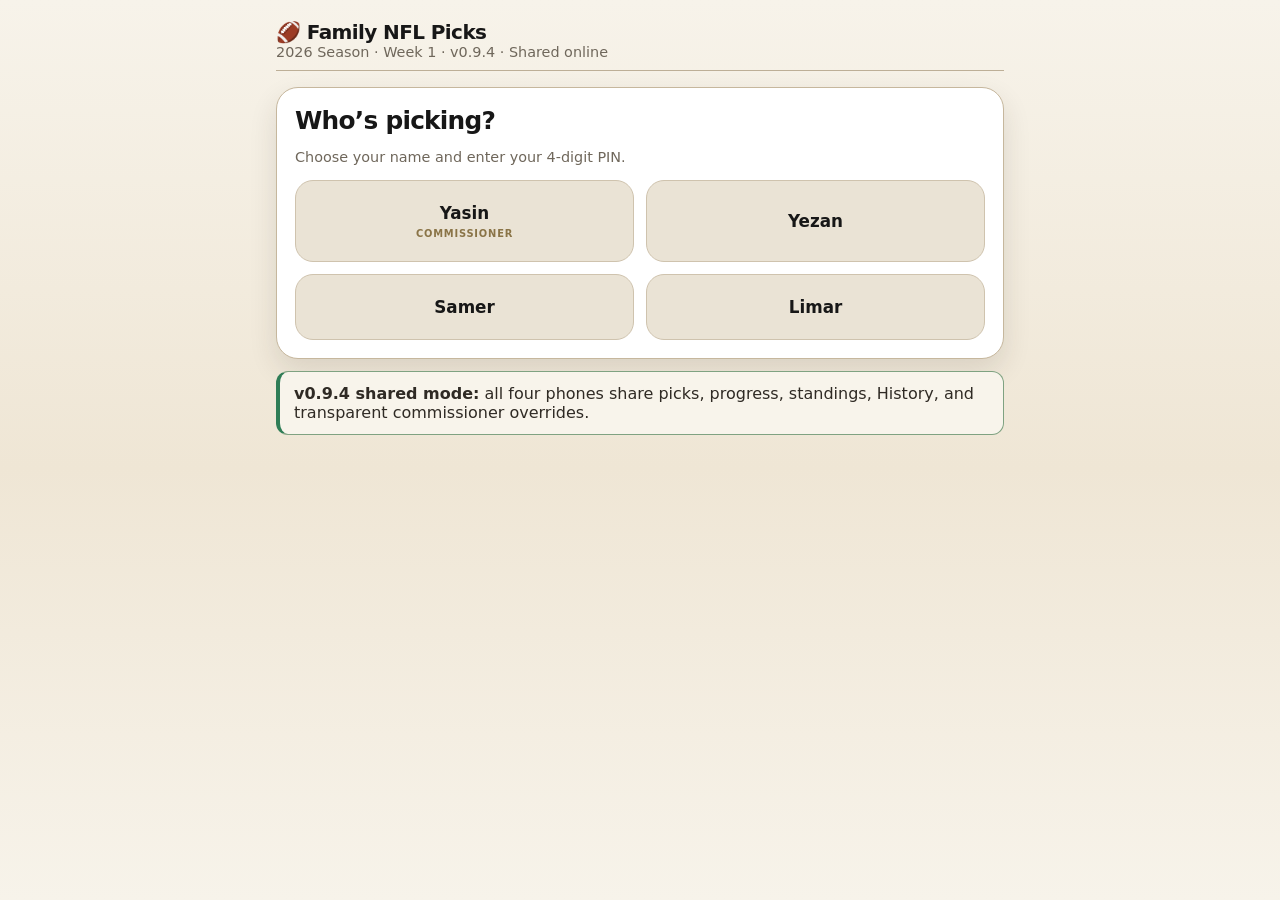
<file: index.html>
<!doctype html>
<html lang="en">
<head>
  <meta charset="utf-8" />
  <meta name="viewport" content="width=device-width, initial-scale=1, viewport-fit=cover" />
  <meta name="theme-color" content="#F7F3EA" />
  <meta http-equiv="Cache-Control" content="no-cache, no-store, must-revalidate" />
  <meta http-equiv="Pragma" content="no-cache" />
  <meta http-equiv="Expires" content="0" />
  <title>Family NFL Picks</title>
  <link rel="manifest" href="manifest.webmanifest?v=0940" />
  <link rel="stylesheet" href="styles.css?v=0940" />
</head>
<body>
  <div id="app"></div>
  <script src="config.js?v=0940"></script>
  <script type="module" src="app.js?v=0940"></script>
</body>
</html>
</file>
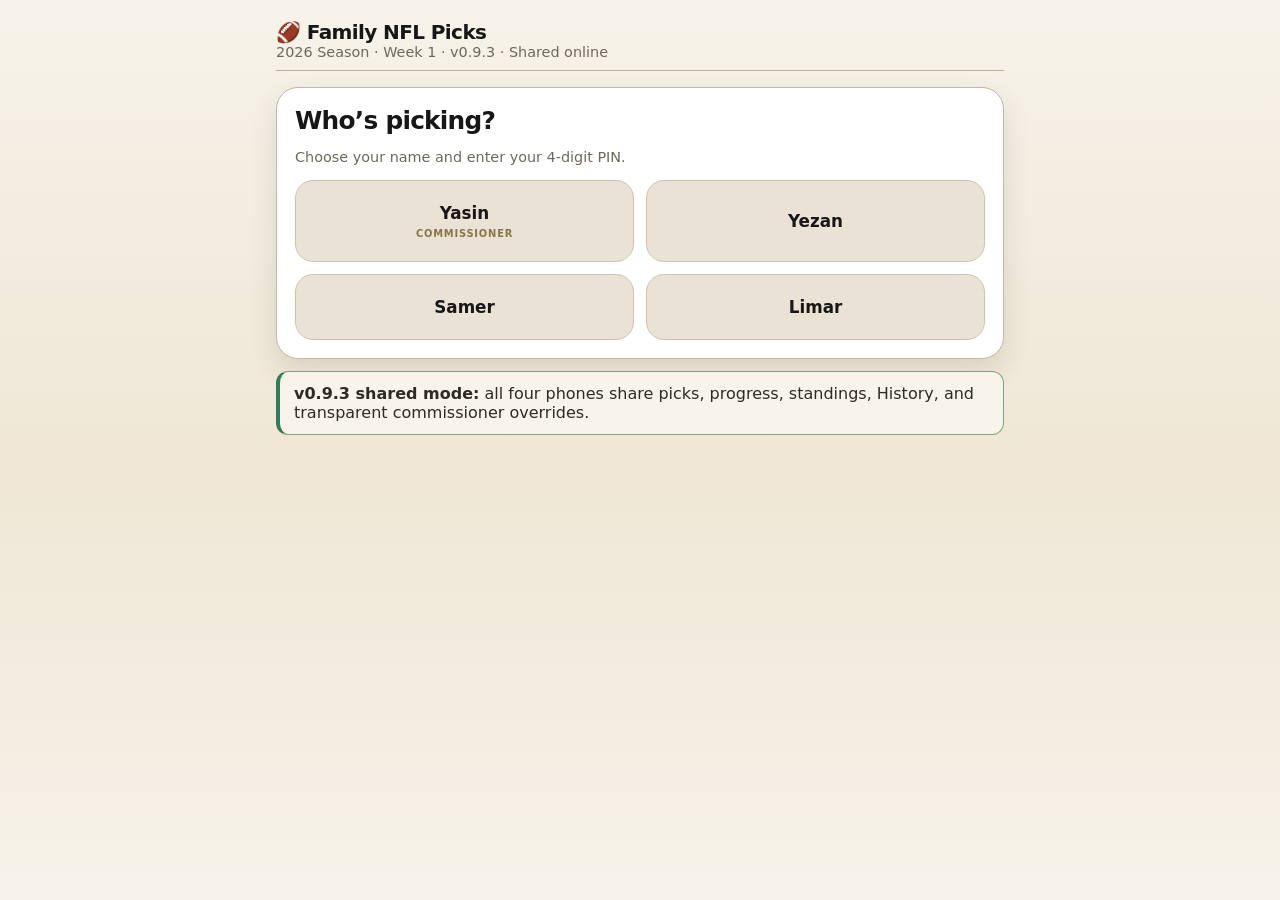
<file: family-nfl-picks-v0.9.3-ROOT-FILES/index.html>
<!doctype html>
<html lang="en">
<head>
  <meta charset="utf-8" />
  <meta name="viewport" content="width=device-width, initial-scale=1, viewport-fit=cover" />
  <meta name="theme-color" content="#F7F3EA" />
  <meta http-equiv="Cache-Control" content="no-cache, no-store, must-revalidate" />
  <meta http-equiv="Pragma" content="no-cache" />
  <meta http-equiv="Expires" content="0" />
  <title>Family NFL Picks</title>
  <link rel="manifest" href="manifest.webmanifest?v=0930" />
  <link rel="stylesheet" href="styles.css?v=0930" />
</head>
<body>
  <div id="app"></div>
  <script src="config.js?v=0930"></script>
  <script type="module" src="app.js?v=0930"></script>
</body>
</html>
</file>
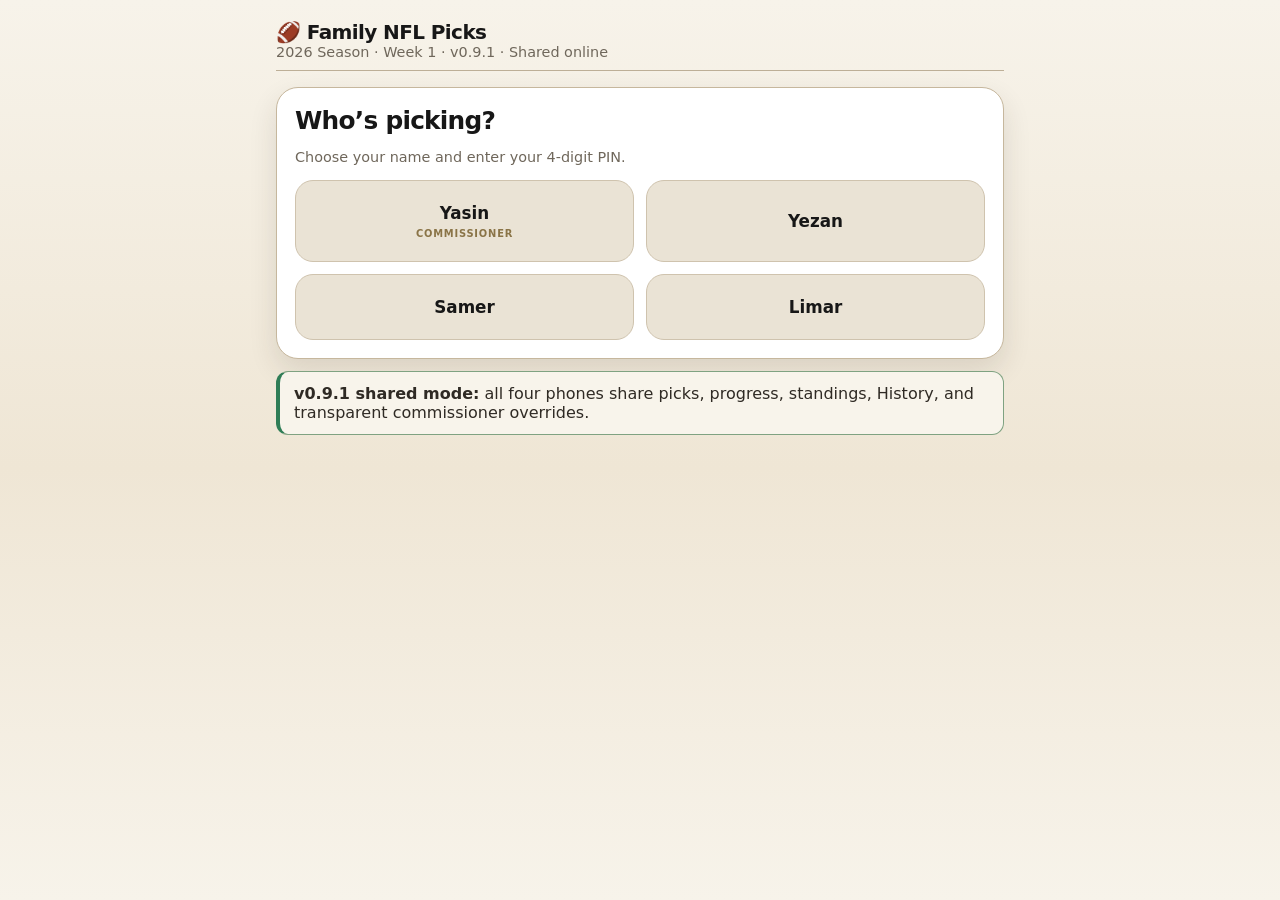
<file: family-nfl-picks-v0.9.1-AUDITED-FINAL/family-nfl-picks-v0.9.1-AUDITED-FINAL/index.html>
<!doctype html>
<html lang="en">
<head>
  <meta charset="utf-8" />
  <meta name="viewport" content="width=device-width, initial-scale=1, viewport-fit=cover" />
  <meta name="theme-color" content="#F7F3EA" />
  <meta http-equiv="Cache-Control" content="no-cache, no-store, must-revalidate" />
  <meta http-equiv="Pragma" content="no-cache" />
  <meta http-equiv="Expires" content="0" />
  <title>Family NFL Picks</title>
  <link rel="manifest" href="manifest.webmanifest?v=0913" />
  <link rel="stylesheet" href="styles.css?v=0913" />
</head>
<body>
  <div id="app"></div>
  <script src="config.js?v=0913"></script>
  <script type="module" src="app.js?v=0913"></script>
</body>
</html>
</file>
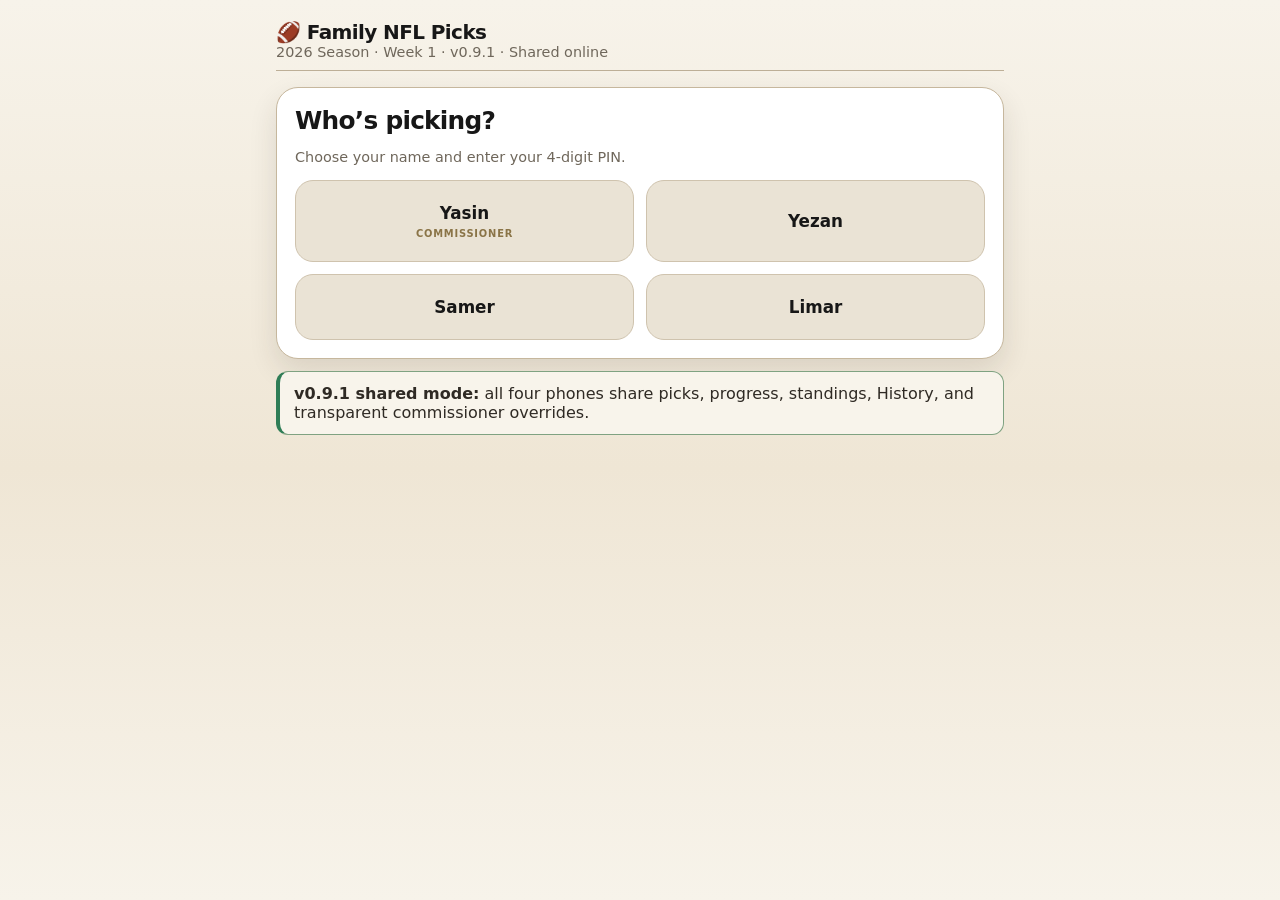
<file: family-nfl-picks-v0.9.1-FINAL-LOCK-AND-ACCOUNT-SWITCH-FIX (1)/family-nfl-picks-v0.9.1-FINAL-LOCK-AND-ACCOUNT-SWITCH-FIX/index.html>
<!doctype html>
<html lang="en">
<head>
  <meta charset="utf-8" />
  <meta name="viewport" content="width=device-width, initial-scale=1, viewport-fit=cover" />
  <meta name="theme-color" content="#F7F3EA" />
  <meta http-equiv="Cache-Control" content="no-cache, no-store, must-revalidate" />
  <meta http-equiv="Pragma" content="no-cache" />
  <meta http-equiv="Expires" content="0" />
  <title>Family NFL Picks</title>
  <link rel="manifest" href="manifest.webmanifest?v=0911" />
  <link rel="stylesheet" href="styles.css?v=0911" />
</head>
<body>
  <div id="app"></div>
  <script src="config.js?v=0911"></script>
  <script type="module" src="app.js?v=0911"></script>
</body>
</html>
</file>
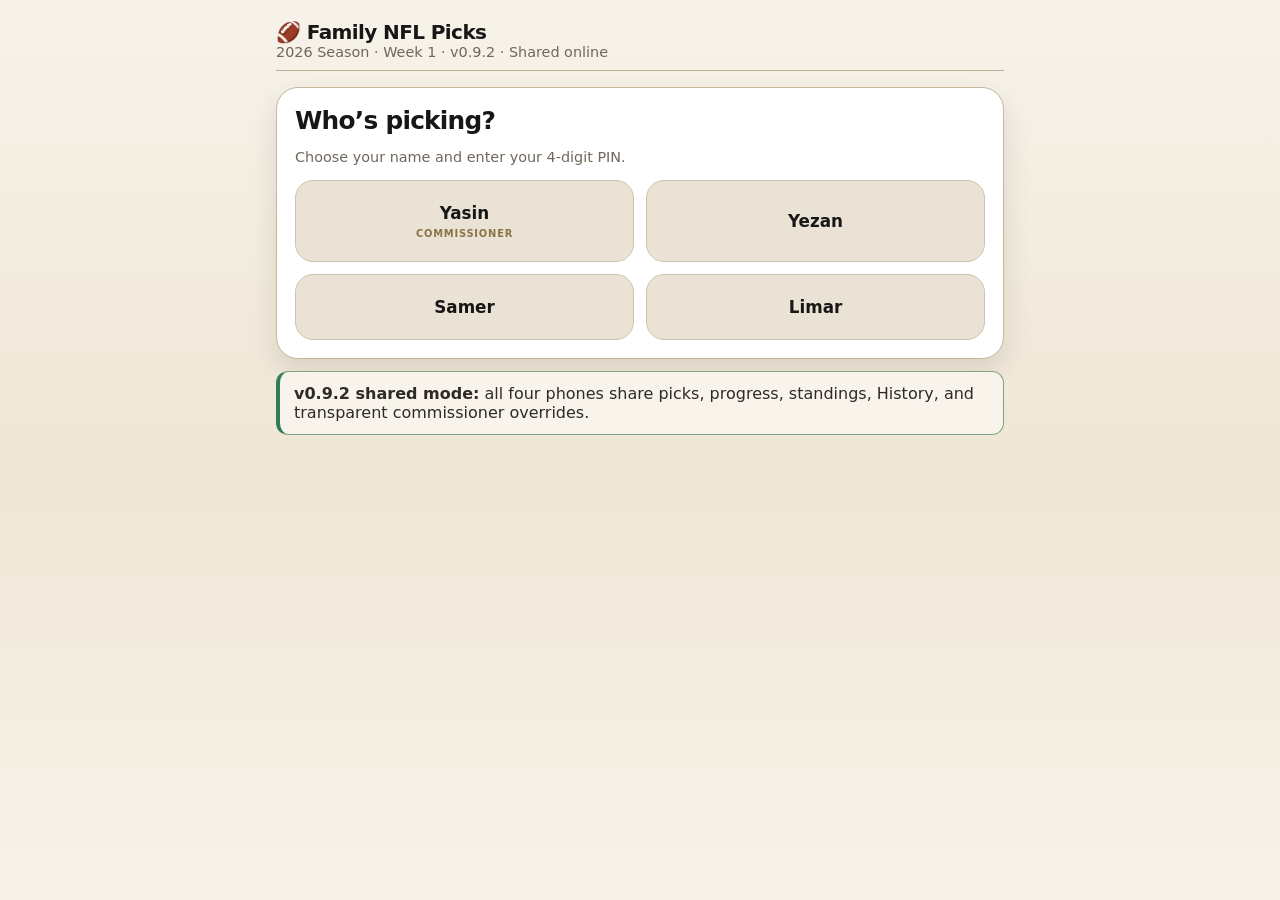
<file: family-nfl-picks-v0.9.2-LATE-PICK-SPOILER-PROTECTION/family-nfl-picks-v0.9.2-LATE-PICK-SPOILER-PROTECTION/index.html>
<!doctype html>
<html lang="en">
<head>
  <meta charset="utf-8" />
  <meta name="viewport" content="width=device-width, initial-scale=1, viewport-fit=cover" />
  <meta name="theme-color" content="#F7F3EA" />
  <meta http-equiv="Cache-Control" content="no-cache, no-store, must-revalidate" />
  <meta http-equiv="Pragma" content="no-cache" />
  <meta http-equiv="Expires" content="0" />
  <title>Family NFL Picks</title>
  <link rel="manifest" href="manifest.webmanifest?v=0920" />
  <link rel="stylesheet" href="styles.css?v=0920" />
</head>
<body>
  <div id="app"></div>
  <script src="config.js?v=0920"></script>
  <script type="module" src="app.js?v=0920"></script>
</body>
</html>
</file>
<file: styles.css>
:root{
  --bg:#11264a;--panel:#10203b;--panel2:#2a446d;--text:#ffffff;--muted:#c4d3e7;
  --line:#5d82b2;--accent:#54c0ff;--good:#48d597;--warn:#ffc65a;--bad:#ff6f7d;--live:#ff8d5b;
}
*{box-sizing:border-box}html{background:var(--bg)}body{margin:0;background:linear-gradient(180deg,#14305b,#1a3e6a 50%,#102543);color:var(--text);font-family:Inter,system-ui,-apple-system,Segoe UI,Roboto,sans-serif;min-height:100vh}button,input,textarea,select{font:inherit}.shell{max-width:760px;margin:0 auto;padding:20px 16px 102px}.topbar{display:flex;align-items:center;justify-content:space-between;gap:12px;margin-bottom:10px}.brand{font-weight:900;letter-spacing:-.03em;font-size:1.25rem}.title{font-size:1.55rem;font-weight:900;letter-spacing:-.03em}.sub{color:#c7d6ea;font-size:.9rem}.section-title{font-weight:900;font-size:1.02rem;margin:20px 0 8px}.card{background:rgba(10,23,44,.97);border:1px solid rgba(99,136,186,.88);border-radius:22px;padding:18px;margin:12px 0;box-shadow:0 18px 42px rgba(0,0,0,.18)}
.grid{display:grid;grid-template-columns:repeat(2,1fr);gap:12px}.player{padding:22px 14px;border-radius:18px;border:1px solid var(--line);background:var(--panel2);color:var(--text);font-weight:800;font-size:1.05rem;cursor:pointer}.player.admin::after{content:'COMMISSIONER';display:block;color:var(--accent);font-size:.62rem;letter-spacing:.08em;margin-top:5px}.btn{border:0;border-radius:13px;background:var(--accent);color:#04111d;padding:12px 15px;font-weight:900;cursor:pointer}.btn:disabled,.team:disabled{opacity:.5;cursor:not-allowed}.btn.secondary{background:var(--panel2);color:var(--text);border:1px solid var(--line)}.btn.compact{padding:9px 11px}.mini-btn{padding:8px 10px;font-size:.76rem}.row{display:flex;align-items:center;gap:10px}.between{justify-content:space-between}.tool-row{flex-wrap:wrap}.pill{display:inline-flex;align-items:center;gap:5px;border:1px solid rgba(92,129,179,.92);background:#10223c;border-radius:999px;padding:9px 14px;font-size:.82rem;font-weight:850;color:var(--muted)}.pill.good{color:var(--good);border-color:rgba(72,213,151,.35)}.pill.warn{color:var(--warn);border-color:rgba(255,198,90,.35)}
.game{border:1px solid #6e96c7;padding:13px;border-radius:18px;background:#08162d;margin:8px 0;transition:.15s ease;box-shadow:inset 0 0 0 1px rgba(133,174,226,.10),0 0 0 1px rgba(25,47,80,.26)}.game.lock{opacity:.73}.game.urgent{border-color:rgba(255,198,90,.75);box-shadow:0 0 0 1px rgba(255,198,90,.15)}.game-head{display:flex;justify-content:space-between;gap:8px;color:#d5e3f3;font-size:.79rem;margin-bottom:12px;align-items:center}.status-pill{font-size:.8rem;font-weight:900;letter-spacing:.03em;padding:8px 13px;border:1px solid rgba(103,142,195,.92);border-radius:999px;color:#d8e3f2;white-space:nowrap}.status-pill.good{color:var(--good)}.status-pill.warn{color:var(--warn)}.status-pill.bad{color:var(--bad)}.status-pill.live{color:var(--live)}.teams{display:grid;grid-template-columns:1fr 1fr;gap:10px}.team{border:1px solid #769ed0;background:#2b466f;color:var(--text);border-radius:15px;padding:12px 10px;font-weight:850;cursor:pointer;min-height:64px}.team.selected{outline:2px solid var(--accent);background:#20496f;box-shadow:inset 0 0 0 1px rgba(84,192,255,.26)}.record-line{display:block;color:#dde8f6;font-weight:700;font-size:.76rem;margin-top:5px}.margin-wrap{margin-top:12px;display:flex;align-items:center;justify-content:space-between;gap:12px}.margin{width:90px;border:1px solid var(--line);background:#091321;color:var(--text);border-radius:12px;padding:10px;text-align:center;font-weight:800;font-size:1rem}.score-line{margin-top:10px;font-size:.78rem;font-weight:850}.score-line.final{color:var(--good)}.score-line.live{color:var(--live)}
.notice{border-left:4px solid var(--accent);background:#0b1929;padding:12px 14px;border-radius:12px;color:#dbe9f7;margin:10px 0}.notice.warn{border-left-color:var(--warn)}.notice.bad{border-left-color:var(--bad)}.notice.good-note{border-left-color:var(--good)}.notice.mini{font-size:.8rem;padding:9px 11px}.tiny{font-size:.76rem;color:var(--muted)}.divider{height:1px;background:var(--line);margin:16px 0}.hidden{display:none!important}.pick-reveal,.review-pick{margin-top:7px}
.progress-card{background:#08162d;border:1px solid rgba(108,145,194,.88);border-radius:16px;padding:13px 14px;margin:12px 0}.progress-track{height:7px;background:#071322;border-radius:999px;margin-top:9px;overflow:hidden}.progress-track span{display:block;height:100%;background:var(--accent);border-radius:999px}.status-row{display:flex;align-items:center;justify-content:space-between;padding:11px 0;border-bottom:1px solid var(--line)}
.page-divider{height:1px;background:rgba(122,157,204,.42);margin:2px 0 16px}.status-row:last-child{border-bottom:0}.override-control-row{margin-top:9px;gap:12px}.override-list{display:grid;gap:10px}.override-card{border:1px solid var(--line);background:#0b1524;border-radius:15px;padding:13px}.override-meta{margin-top:6px}.override-detail{margin-top:9px;background:#111f33;border-radius:10px;padding:9px}.override-countdown{margin-top:9px;color:var(--warn);font-size:.8rem}
.nav{position:fixed;left:0;right:0;bottom:0;background:rgba(8,16,29,.96);backdrop-filter:blur(15px);border-top:1px solid var(--line);padding:10px 12px calc(10px + env(safe-area-inset-bottom));display:flex;justify-content:center;z-index:10}.nav-inner{max-width:760px;width:100%;display:grid;grid-template-columns:repeat(5,1fr);gap:7px}.nav button{background:transparent;color:var(--muted);border:0;padding:10px 4px;font-size:.76rem;font-weight:800;line-height:1.1;min-height:44px}.nav button.active{color:var(--accent)}
.statgrid{display:grid;grid-template-columns:repeat(4,1fr);gap:8px}.stat{background:#0b1524;border:1px solid var(--line);border-radius:15px;padding:12px 8px;text-align:center}.stat b{display:block;font-size:1.15rem}.stat span{font-size:.72rem;color:var(--muted)}table{width:100%;border-collapse:collapse}th,td{text-align:left;padding:10px 6px;border-bottom:1px solid var(--line);font-size:.86rem}th{color:var(--muted);font-size:.72rem}.right{text-align:right}.movement{font-weight:900;color:var(--muted);white-space:nowrap}.movement.up{color:var(--good)}.movement.down{color:var(--bad)}
.modal,.result-overlay{position:fixed;inset:0;background:rgba(0,0,0,.72);display:flex;align-items:center;justify-content:center;padding:18px;z-index:30}.modal-box,.result-modal{position:relative;width:min(460px,100%);background:var(--panel);border:1px solid var(--line);border-radius:24px;padding:22px;box-shadow:0 30px 90px rgba(0,0,0,.45)}.pin{width:100%;font-size:1.6rem;letter-spacing:.45em;text-align:center;padding:13px;border-radius:14px;border:1px solid var(--line);background:#08111f;color:var(--text)}.field-label{display:block;font-size:.78rem;color:var(--muted);font-weight:800;margin:13px 0 6px}.field,.text-area{width:100%;border-radius:12px;padding:11px 12px;background:#08111f;color:white;border:1px solid var(--line)}.modal-x{top:10px!important;right:12px!important}
.result-overlay{z-index:50;backdrop-filter:blur(8px)}.result-modal{overflow:hidden;text-align:left}.result-modal.celebration{text-align:center;padding:36px 25px}.result-close{position:absolute;top:12px;right:14px;width:35px;height:35px;border-radius:50%;border:0;background:rgba(255,255,255,.12);color:white;font-size:1.7rem;line-height:1;cursor:pointer;z-index:2}.confetti{font-size:2rem;letter-spacing:.15em;animation:pop .55s ease both}.result-kicker{color:var(--accent);font-weight:950;font-size:.72rem;letter-spacing:.13em;margin:6px 0 12px}.result-title{font-weight:950;font-size:2rem;letter-spacing:-.04em}.result-title.small{font-size:1.45rem}.result-sub{color:var(--muted);font-weight:800;margin-top:7px}.result-points{font-size:3rem;font-weight:950;color:var(--good);margin-top:14px}.result-points span{font-size:.95rem;color:var(--muted)}.leader-list{display:grid;gap:8px;margin:18px 0}.leader-row{display:grid;grid-template-columns:28px 34px 1fr auto auto;gap:8px;align-items:center;background:#0b1524;border:1px solid var(--line);border-radius:13px;padding:11px}.leader-rank{font-weight:950;font-size:1.05rem}.leader-name{font-weight:850}.leader-week{color:var(--good);font-weight:900}.leader-row b{white-space:nowrap;font-size:.82rem}.result-modal .btn{width:100%}.submit-btn{padding:12px 20px;min-width:184px;font-size:1.03rem}.status-card-title{font-size:1.28rem;font-weight:900;letter-spacing:-.02em}.viewer-status-title{margin-bottom:6px}@keyframes pop{0%{transform:scale(.7);opacity:0}70%{transform:scale(1.08)}100%{transform:scale(1);opacity:1}}
.week-tabs{display:flex;gap:8px;overflow-x:auto;padding:4px 0 8px;scrollbar-width:none}.week-tabs::-webkit-scrollbar{display:none}.week-chip{white-space:nowrap;border:1px solid var(--line);background:var(--panel2);color:var(--muted);border-radius:999px;padding:9px 13px;font-weight:850;cursor:pointer}.week-chip.active{color:#04111d;background:var(--accent);border-color:var(--accent)}.history-score{display:grid;grid-template-columns:1fr 1fr;gap:10px}.history-score span{background:var(--panel2);border:1px solid var(--line);border-radius:13px;padding:11px;text-align:center}.history-score b{display:block;font-size:1.2rem;margin-top:3px}.history-pick{padding:7px 0}.history-pick b{font-size:.85rem}
@media(max-width:520px){.statgrid{grid-template-columns:repeat(2,1fr)}.shell{padding-left:12px;padding-right:12px}.title{font-size:1.35rem}.topbar{align-items:flex-start}.nav button{font-size:.64rem}.history-pick b{font-size:.78rem}.leader-row{grid-template-columns:24px 28px 1fr auto}.leader-row>b{grid-column:3/5;text-align:right}.teams{gap:8px}.team{padding:12px 8px;font-size:.9rem}.status-pill{max-width:48%;overflow:hidden;text-overflow:ellipsis}.tool-row .btn{flex:1 1 45%}th,td{padding:9px 4px;font-size:.78rem}}

/* v0.7.2 mobile cleanup */
.compact-details{background:rgba(16,26,43,.96);border:1px solid var(--line);border-radius:18px;margin:12px 0;overflow:hidden}
.compact-details>summary{list-style:none;cursor:pointer;padding:14px 16px;font-weight:900;display:flex;align-items:center;justify-content:space-between;gap:10px}
.compact-details>summary::-webkit-details-marker{display:none}
.compact-details>summary::after{content:'+';font-size:1.15rem;color:var(--muted);margin-left:auto}
.compact-details[open]>summary::after{content:'−'}
.compact-details .details-body{padding:0 14px 14px}
.review-details .details-body{padding-top:1px}

@media(max-width:520px){
  .shell{padding:12px 10px 96px}
  .topbar{margin-bottom:8px;align-items:center;gap:8px}
  .brand{font-size:1.04rem;line-height:1.1}
  .topbar .sub{font-size:.72rem;line-height:1.26;margin-top:3px}
  .topbar .btn{padding:9px 11px;border-radius:11px;font-size:.8rem}
  .title{font-size:1.2rem;line-height:1.15}
  .section-title{font-size:.94rem;margin:15px 0 7px}
  .sub{font-size:.8rem}
  .card{border-radius:17px;padding:14px;margin:9px 0}
  .picks-heading{align-items:center;margin-bottom:3px}
  .schedule-btn{padding:8px 10px!important;font-size:.76rem;white-space:nowrap}
  .progress-card{padding:10px 11px;border-radius:14px;margin:9px 0}
  .progress-card b{font-size:.82rem}
  .progress-track{height:5px;margin-top:7px}
  .game{padding:10px;border-radius:16px;margin:6px 0;border-color:#668ab6}
  .game-head{font-size:.74rem;margin-bottom:8px}
  .status-pill{font-size:.77rem;padding:8px 12px;max-width:66%}
  .teams{gap:8px}
  .team{min-height:56px;padding:9px 7px;border-radius:13px;font-size:.84rem;line-height:1.14}
  .record-line{font-size:.7rem;margin-top:3px;color:#e0eaf7}
  .margin-wrap{margin-top:7px;gap:8px}
  .margin-wrap>b,.margin-wrap span>b{font-size:.88rem}
  .margin{width:74px;padding:8px;border-radius:10px;font-size:.92rem}
  .notice{padding:9px 11px;border-radius:10px;font-size:.79rem;margin:8px 0}
  .notice.mini{font-size:.7rem;padding:7px 9px}
  .tiny{font-size:.7rem}
  .status-card{padding:13px 14px}
  .status-row{padding:10px 0}
  .status-row b{font-size:1rem}
  .status-row .tiny{font-size:.79rem}
  .status-row .pill{font-size:.78rem;padding:8px 13px;min-width:78px}
  .compact-details{border-radius:15px;margin:9px 0}
  .compact-details>summary{padding:12px 14px;font-size:.96rem}
  .compact-details .details-body{padding:0 10px 10px}
  .review-game{padding:9px;margin:8px 0}
  .review-pick{margin-top:5px;font-size:.78rem}
  .override-card{padding:10px;border-radius:12px}
  .override-control-row{margin-top:7px;gap:7px;font-size:.76rem}
  .mini-btn{padding:6px 8px;font-size:.68rem}
  .tool-row{gap:7px}
  .tool-row .btn{padding:10px 12px;font-size:.79rem}
  .nav{padding:10px 8px calc(10px + env(safe-area-inset-bottom))}
  .nav-inner{gap:4px}
  .nav button{padding:12px 4px 14px;font-size:.87rem;line-height:1.12;min-height:56px;font-weight:900}
  .result-modal{border-radius:19px;padding:18px}
  .result-modal.celebration{padding:30px 18px}
  .result-title{font-size:1.6rem}
  .result-points{font-size:2.5rem}
  .page-divider{margin:0 0 12px}
  .progress-card b:last-child{font-size:.78rem}
  .submit-btn{padding:11px 18px;font-size:.98rem;min-width:174px}
  .status-card-title{font-size:1.18rem}
  .status-card-top{align-items:center}
  .compact-details>summary .pill{padding:7px 11px;font-size:.75rem}
}

/* v0.7.4 polish: clearer section separation, slightly smaller numbers/buttons, stronger game outlines, and larger Week status heading. */


.status-row b{font-size:1.08rem;line-height:1.15}
.status-row .tiny{font-size:.86rem;color:#b6c4da}
.status-row .pill{font-size:.88rem;padding:10px 16px;min-width:86px;justify-content:center}
.submission-note{margin-top:10px;margin-bottom:10px}



/* v0.7.6 contrast pass */
.title,.brand,.section-title,.status-card-title{color:#ffffff}
.tiny{color:#c5d3e6}
th{color:#c2d2e8}
.progress-card b:last-child{color:#ffffff}
.notice.good-note{background:#082033;color:#eff7ff}
.nav{background:rgba(5,12,25,.97)}
.nav button{color:#b8c9df}
.nav button.active{color:#66c9ff}


/* v0.7.7 readability + size tune */
.game-head{color:#d8e5f4}
.record-line{color:#e1ebf8}
@media(max-width:520px){
  .game-head{color:#dbe7f6}
  .team{min-height:56px;padding:9px 7px;font-size:.84rem}
  .record-line{color:#e4edf9}
  .submit-btn{padding:11px 18px;font-size:.98rem;min-width:174px}
}


/* v0.7.8 visibility + sizing pass */
.game-head{color:#e8f1fb;font-size:.82rem}
.record-line{color:#f0f6ff;font-size:.78rem}
.team{font-size:1rem;min-height:68px}
.submit-btn{padding:13px 22px;min-width:196px;font-size:1.08rem}
.card.standings-card, .standings-card{padding:20px}
th,td{font-size:.9rem}
th{font-size:.75rem;color:#d5e4f6}
@media(max-width:520px){
  .game-head{color:#eef5ff;font-size:.8rem}
  .team{min-height:60px;padding:10px 8px;font-size:.88rem}
  .record-line{font-size:.74rem;color:#eef5ff}
  .submit-btn{padding:12px 20px;min-width:186px;font-size:1.02rem}
  th,td{font-size:.84rem;padding:10px 5px}
  th{font-size:.76rem;color:#dce9f9}
  .card.standings-card, .standings-card{padding:16px}
}


/* v0.7.9 commish + leaderboard visibility */
.team.selected{outline:2px solid #eef8ff;border-color:#d7efff;background:#214f79;box-shadow:inset 0 0 0 1px rgba(255,255,255,.22),0 0 0 1px rgba(238,248,255,.12)}
.status-card .status-row .tiny{color:#dbe8f8;font-weight:760}
.status-card .status-row .pill{font-weight:900;letter-spacing:.01em}
.status-card .status-row .pill.good{background:rgba(72,213,151,.12);border-color:rgba(72,213,151,.42);color:#67efac}
.status-card .status-row .pill.warn{background:rgba(255,198,90,.13);border-color:rgba(255,198,90,.42);color:#ffd06c}
.standings-card{padding:24px}
.standings-card table th,.standings-card table td{font-size:.98rem;padding:12px 8px}
.standings-card table th{font-size:.82rem;color:#e1ecfa}
@media(max-width:520px){
  .status-card .status-row b{font-size:1.12rem}
  .status-card .status-row .tiny{font-size:.88rem;color:#e1ecfa}
  .status-card .status-row .pill{font-size:.92rem;padding:10px 16px;min-width:108px}
  .standings-card{padding:18px}
  .standings-card table th,.standings-card table td{font-size:.93rem;padding:12px 6px}
  .standings-card table th{font-size:.82rem;color:#ebf4ff}
}


/* v0.7.9 fixed cache + larger progress bar */
.progress-track{height:14px}
@media(max-width:520px){
  .progress-track{height:12px;margin-top:8px}
}


/* v0.8 submission confirmation toast */
.submission-toast{
  position:fixed;
  left:50%;
  top:max(18px, env(safe-area-inset-top));
  transform:translate(-50%,-18px) scale(.98);
  width:min(420px,calc(100% - 28px));
  display:flex;
  align-items:center;
  gap:11px;
  padding:13px 15px;
  border-radius:16px;
  border:1px solid rgba(87,226,162,.55);
  background:rgba(7,29,38,.97);
  box-shadow:0 16px 40px rgba(0,0,0,.34);
  color:#f5fbff;
  opacity:0;
  pointer-events:none;
  z-index:90;
  transition:opacity .2s ease,transform .2s ease;
}
.submission-toast.show{opacity:1;transform:translate(-50%,0) scale(1)}
.submission-toast-icon{
  flex:0 0 32px;
  width:32px;
  height:32px;
  border-radius:50%;
  display:grid;
  place-items:center;
  background:rgba(72,213,151,.18);
  border:1px solid rgba(72,213,151,.48);
  color:#69efad;
  font-weight:950;
  font-size:1rem;
}
.submission-toast b{display:block;font-size:.92rem;line-height:1.15}
.submission-toast span{display:block;margin-top:3px;color:#cfe4dc;font-size:.76rem}
@media(max-width:520px){
  .submission-toast{top:max(12px, env(safe-area-inset-top));padding:12px 13px;border-radius:14px}
  .submission-toast b{font-size:.88rem}
  .submission-toast span{font-size:.74rem}
}


/* v0.8.1 — Warm Cream + Black + Saints Gold theme
   Exact requested palette:
   Text #171717 | Background #F7F3EA | Primary #A28A5A | Secondary #EAE3D5 | Accent #C7B07A
*/
:root{
  --bg:#F7F3EA;
  --panel:#FFFFFF;
  --panel2:#EAE3D5;
  --text:#171717;
  --muted:#6F675B;
  --line:#D4CBBB;
  --accent:#C7B07A;
  --good:#2F7D56;
  --warn:#A86E17;
  --bad:#B8424D;
  --live:#B85B2C;
}
html{background:#F7F3EA}
body{
  background:linear-gradient(180deg,#F7F3EA 0%,#F2EBDD 54%,#F7F3EA 100%);
  color:#171717;
}
.title,.brand,.section-title,.status-card-title{color:#171717}
.sub,.tiny,.game-head,.record-line,th{color:#6F675B}
.page-divider{background:#D7CEBE}

.card{
  background:#FFFFFF;
  border-color:#D4CBBB;
  box-shadow:0 14px 34px rgba(70,58,38,.10);
}
.compact-details{
  background:#FFFFFF;
  border-color:#D4CBBB;
}
.compact-details>summary::after{color:#766B5D}

.btn{background:#A28A5A;color:#171717}
.btn.secondary{background:#EAE3D5;color:#171717;border-color:#CFC3AE}
.player{background:#EAE3D5;color:#171717;border-color:#CFC3AE}
.player.admin::after{color:#8A7447}

.game{
  background:#FFFDF9;
  border-color:#D5C8B2;
  box-shadow:0 5px 14px rgba(70,58,38,.07);
}
.game.urgent{border-color:#A86E17;box-shadow:0 0 0 1px rgba(168,110,23,.13)}
.team{
  background:#EAE3D5;
  color:#171717;
  border-color:#CDBFA8;
}
.team.selected{
  background:#C7B07A;
  color:#171717;
  border-color:#A28A5A;
  outline:2px solid #A28A5A;
  box-shadow:inset 0 0 0 1px rgba(255,255,255,.35),0 2px 7px rgba(90,72,39,.12);
}
.record-line{color:#665F55}
.margin,.pin,.field,.text-area{
  background:#FFFFFF;
  color:#171717;
  border-color:#CFC3AE;
}

.progress-card{background:#FFFFFF;border-color:#D4CBBB}
.progress-track{background:#DDD4C4}
.progress-track span{background:#A28A5A}

.pill{
  background:#F2ECE1;
  color:#6F675B;
  border-color:#D4CBBB;
}
.status-pill{color:#6F675B;border-color:#D4CBBB;background:#FBF8F1}
.pill.good{color:#2F7D56;border-color:rgba(47,125,86,.35);background:#EDF7F1}
.pill.warn{color:#A86E17;border-color:rgba(168,110,23,.35);background:#FFF7E7}
.status-pill.good{color:#2F7D56}
.status-pill.warn{color:#A86E17}
.status-pill.bad{color:#B8424D}
.status-pill.live{color:#B85B2C}

.notice{background:#F1EBDD;color:#3B352D;border-left-color:#A28A5A}
.notice.warn{background:#FFF7E7;border-left-color:#A86E17}
.notice.bad{background:#FFF0F1;border-left-color:#B8424D}
.notice.good-note{background:#EDF7F1;color:#245B40;border-left-color:#2F7D56}

.override-card,.override-detail,.stat,.leader-row{background:#FBF8F1;border-color:#D4CBBB}
.history-score span{background:#EAE3D5;border-color:#CFC3AE}
.week-chip{background:#EAE3D5;color:#6F675B;border-color:#CFC3AE}
.week-chip.active{background:#A28A5A;color:#171717;border-color:#A28A5A}

.nav{
  background:rgba(250,247,240,.97);
  border-top-color:#D4CBBB;
  box-shadow:0 -8px 24px rgba(70,58,38,.08);
}
.nav button{color:#786F63}
.nav button.active{color:#8A7447}

.modal,.result-overlay{background:rgba(23,23,23,.42)}
.modal-box,.result-modal{background:#FFFDF9;border-color:#D4CBBB;color:#171717}
.result-close{background:rgba(23,23,23,.08);color:#171717}
.result-sub{color:#6F675B}
.result-kicker{color:#8A7447}
.result-points{color:#2F7D56}
.result-points span{color:#6F675B}

.status-card .status-row .tiny{color:#6F675B}
.status-card .status-row .pill.good{background:#EDF7F1;border-color:rgba(47,125,86,.35);color:#2F7D56}
.status-card .status-row .pill.warn{background:#FFF7E7;border-color:rgba(168,110,23,.35);color:#A86E17}
.status-row{border-bottom-color:#E1D9CB}
th,td{border-bottom-color:#E1D9CB}
.movement{color:#837A6E}

/* Submission popup stays semantic green, but now matches the light theme. */
.submission-toast{
  background:#F7FFF9;
  color:#171717;
  border-color:rgba(47,125,86,.40);
  box-shadow:0 14px 34px rgba(70,58,38,.16);
}
.submission-toast-icon{background:#E7F5EC;border-color:rgba(47,125,86,.35);color:#2F7D56}
.submission-toast span{color:#58695E}


/* v0.8.2 — Warm Cream + Black + Saints Gold, stronger contrast */
:root{
  --bg:#F7F3EA;
  --panel:#FFFFFF;
  --panel2:#EAE3D5;
  --text:#171717;
  --muted:#5E564C;
  --line:#B9AA90;
  --accent:#C7B07A;
}
body{
  background:linear-gradient(180deg,#F7F3EA 0%,#EFE6D5 52%,#F7F3EA 100%);
}
.page-divider{background:#BDAF97}
.card{
  background:#FFFFFF;
  border:1.5px solid #C6B79D;
  box-shadow:0 12px 28px rgba(52,43,30,.12);
}
.progress-card{
  background:#FFFDF8;
  border:1.5px solid #BFAF94;
}
.progress-track{background:#D8CBB6}
.progress-track span{background:#A28A5A}

.game{
  background:#EFE7D9;
  border:1.5px solid #B8A98E;
  box-shadow:0 5px 14px rgba(52,43,30,.10);
}
.game-head{color:#4E463D}
.status-pill{
  background:#FFFDF8;
  color:#4A433A;
  border-color:#AFA083;
}
.team{
  background:#FFFFFF;
  color:#171717;
  border:1.5px solid #B8A98E;
}
.team.selected{
  background:#A28A5A;
  color:#111111;
  border-color:#171717;
  outline:2px solid #171717;
  box-shadow:inset 0 0 0 1px rgba(255,255,255,.30),0 3px 8px rgba(50,38,20,.14);
}
.record-line{color:#4E463D}
.margin,.pin,.field,.text-area{
  background:#FFFFFF;
  border-color:#AA9B81;
}

.btn{
  background:#A28A5A;
  color:#111111;
  border:1px solid #7E6B45;
}
.btn.secondary{
  background:#FFFFFF;
  color:#171717;
  border:1.5px solid #B8A98E;
}

.pill{
  background:#F2EBDD;
  color:#4E463D;
  border-color:#B9AA90;
}
.compact-details{
  background:#FFFFFF;
  border:1.5px solid #B8A98E;
}
.override-card,.override-detail,.stat,.leader-row{
  background:#F4EBDD;
  border-color:#B8A98E;
}
.history-score span,.week-chip{
  background:#EFE7D9;
  border-color:#B8A98E;
}

/* Dark nav gives the light theme a visual anchor and stops everything blending together. */
.nav{
  background:#171717;
  border-top:2px solid #A28A5A;
  box-shadow:0 -8px 24px rgba(0,0,0,.16);
}
.nav button{color:#D8D0C3}
.nav button.active{color:#D9BE7C}

/* Header controls get clearer edges. */
.topbar .btn.secondary,.schedule-btn{
  background:#FFFFFF;
  border-color:#A28A5A;
}

/* Stronger table separation. */
.standings-card{
  border-color:#B8A98E;
}
th{color:#4D453B}
th,td{border-bottom-color:#CFC2AC}

/* Keep semantic states vivid. */
.status-card .status-row .pill.good,.pill.good{background:#E9F6EE;color:#226744;border-color:#69A983}
.status-card .status-row .pill.warn,.pill.warn{background:#FFF2D8;color:#8E5A08;border-color:#D0A255}
.notice.good-note{background:#EAF6EE;color:#214D36;border-left-color:#2F7D56}

@media(max-width:520px){
  .card{border-width:1.5px}
  .game{border-width:1.5px}
  .team{border-width:1.5px}
  .team.selected{outline-width:2px}
}


/* v0.8.3 — refined light-theme contrast per feedback */
.progress-card b,
.progress-card b:last-child{
  color:#171717;
}

/* clearer selected team without harsh black outline */
.team.selected{
  background:#CBB57F;
  color:#171717;
  border-color:#A28A5A;
  outline:none;
  box-shadow:inset 0 0 0 2px rgba(255,255,255,.34), 0 0 0 2px rgba(162,138,90,.72), 0 3px 8px rgba(50,38,20,.12);
}

/* default notes now stand apart better in the light theme */
.notice{
  background:#F8F4EB;
  color:#2F2A24;
  border:1.5px solid #7FA281;
  border-left:4px solid #2F7D56;
}
.notice.good-note{
  background:#EAF6EE;
  color:#214D36;
  border:1.5px solid #6EA07C;
  border-left:4px solid #2F7D56;
}

/* standings headers should read like the rest of the text */
.standings-card table th,
.standings-card th,
th{
  color:#171717;
}

/* darker submitted pills with lighter text */
.status-card .status-row .pill.good,
.pill.good{
  background:#2F7D56;
  color:#F6FBF8;
  border-color:#2F7D56;
}

/* keep warning / incomplete pill readable in light theme */
.status-card .status-row .pill.warn,
.pill.warn{
  background:#FFF3DD;
  color:#8A5B0D;
  border-color:#D0A255;
}

/* make small status text in commissioner box easier to read */
.status-card .status-row .tiny{
  color:#5B5146;
  font-weight:780;
}

/* buttons + form elements stay crisp */
.btn{
  border-color:#8E784A;
}

@media(max-width:520px){
  .team.selected{
    box-shadow:inset 0 0 0 2px rgba(255,255,255,.3), 0 0 0 2px rgba(162,138,90,.72), 0 2px 6px rgba(50,38,20,.1);
  }
}


/* v0.8.4 — soften selected team state */
.team.selected{
  background:#CBB57F;
  color:#171717;
  border-color:#B59A60;
  outline:none;
  box-shadow:inset 0 0 0 1px rgba(255,255,255,.32), 0 2px 5px rgba(90,72,39,.10);
}
@media(max-width:520px){
  .team.selected{
    box-shadow:inset 0 0 0 1px rgba(255,255,255,.28), 0 1px 4px rgba(90,72,39,.08);
  }
}


/* v0.8.5 — keep bold selected-team outline, but make it lighter */
.team.selected{
  background:#CBB57F;
  color:#171717;
  border-color:#B8A36E;
  outline:2px solid #E7D8B5;
  outline-offset:0;
  box-shadow:inset 0 0 0 1px rgba(255,255,255,.28), 0 2px 6px rgba(90,72,39,.10);
}
@media(max-width:520px){
  .team.selected{
    outline:2px solid #E7D8B5;
    box-shadow:inset 0 0 0 1px rgba(255,255,255,.24), 0 1px 4px rgba(90,72,39,.08);
  }
}


/* v0.8.6 — live readability */
.status-pill.live{
  font-size:.92rem;
  padding:9px 15px;
  font-weight:950;
}
.score-line.live,
.score-line.final{
  font-size:.96rem;
  font-weight:950;
  letter-spacing:.01em;
}
@media(max-width:520px){
  .status-pill.live{
    font-size:.90rem;
    padding:9px 14px;
  }
  .score-line.live,
  .score-line.final{
    font-size:.94rem;
  }
}


/* v0.8.6 final patch — FINAL winner visibility */
.pick-reveal span{
  font-weight:650;
}


/* v0.8.7 — live weekly standings */
.live-week-standings{
  margin-top:0;
}
.live-week-head{
  margin-bottom:10px;
}
.live-week-standings .pill{
  min-width:64px;
  text-align:center;
}
.live-week-standings td,
.live-week-standings th{
  font-size:1.02rem;
}
.live-week-standings td b{
  font-size:1.08rem;
}
.live-week-note{
  margin-top:12px;
  line-height:1.4;
  color:#5B5146;
}
@media(max-width:520px){
  .live-week-standings td,
  .live-week-standings th{
    font-size:1.04rem;
  }
  .live-week-standings td b{
    font-size:1.12rem;
  }
}


/* v0.8.7 live standings typography refinement */
.live-week-standings .live-win-number{
  font-size:.98rem;
  font-weight:900;
}
.live-week-standings .live-win-check{
  font-size:.88em;
  margin-left:4px;
  vertical-align:.03em;
}
@media(max-width:520px){
  .live-week-standings .live-win-number{
    font-size:.93rem;
  }
  .live-week-standings .live-win-check{
    font-size:.86em;
  }
}


/* v0.8.9 — live standings win-number readability */
.live-week-standings .live-win-number{
  font-size:1.08rem;
  font-weight:900;
}
.live-week-standings .live-win-check{
  font-size:.95em;
  margin-left:5px;
  vertical-align:.02em;
}
@media(max-width:520px){
  .live-week-standings .live-win-number{
    font-size:1.08rem;
  }
  .live-week-standings .live-win-check{
    font-size:.95em;
  }
}


/* v0.9.0 — full-screen Saints-theme winner confetti */
.result-overlay .result-modal{
  z-index:2;
}
.confetti-layer{
  position:fixed;
  inset:0;
  overflow:hidden;
  pointer-events:none;
  z-index:1;
}
.confetti-piece{
  position:absolute;
  left:50%;
  top:43%;
  width:var(--cw);
  height:var(--ch);
  background:var(--cc);
  border-radius:var(--cr);
  opacity:0;
  box-shadow:0 1px 1px rgba(0,0,0,.12);
  will-change:transform,opacity;
  animation:confetti-burst-fall var(--dur) cubic-bezier(.14,.67,.22,1) var(--delay) forwards;
}
@keyframes confetti-burst-fall{
  0%{
    opacity:0;
    transform:translate3d(-50%,-50%,0) scale(.35) rotate(0deg);
  }
  6%{
    opacity:1;
  }
  22%{
    opacity:1;
    transform:translate3d(var(--burst-x),var(--burst-y),0) scale(1) rotate(calc(var(--spin) * .28));
  }
  100%{
    opacity:.92;
    transform:translate3d(calc(var(--burst-x) + var(--drift-x)),72vh,0) scale(.95) rotate(var(--spin));
  }
}
@media (prefers-reduced-motion: reduce){
  .confetti-piece{display:none}
}

/* v0.9.1 mobile pick-save reliability */
.pick-save-state{
  margin-top:6px;
  font-weight:800;
  color:#7a6845;
}

/* v0.9.2 — late-pick spoiler protection */
.notice.spoiler-lock{
  border-color:#8a7648;
  background:#f4eddb;
  color:#4f4329;
}

/* v0.9.3 — commissioner self late-pick fix */
.self-late-btn{
  width:100%;
  margin:10px 0 4px;
}

/* v0.9.4 — self override before commissioner submission */
.self-missed-details{
  border-color:#b89a57;
}
.self-missed-live{
  margin-top:12px;
}
.self-missed-live .self-late-btn{
  margin-top:12px;
}
</file>
<file: family-nfl-picks-v0.9.3-ROOT-FILES/styles.css>
:root{
  --bg:#11264a;--panel:#10203b;--panel2:#2a446d;--text:#ffffff;--muted:#c4d3e7;
  --line:#5d82b2;--accent:#54c0ff;--good:#48d597;--warn:#ffc65a;--bad:#ff6f7d;--live:#ff8d5b;
}
*{box-sizing:border-box}html{background:var(--bg)}body{margin:0;background:linear-gradient(180deg,#14305b,#1a3e6a 50%,#102543);color:var(--text);font-family:Inter,system-ui,-apple-system,Segoe UI,Roboto,sans-serif;min-height:100vh}button,input,textarea,select{font:inherit}.shell{max-width:760px;margin:0 auto;padding:20px 16px 102px}.topbar{display:flex;align-items:center;justify-content:space-between;gap:12px;margin-bottom:10px}.brand{font-weight:900;letter-spacing:-.03em;font-size:1.25rem}.title{font-size:1.55rem;font-weight:900;letter-spacing:-.03em}.sub{color:#c7d6ea;font-size:.9rem}.section-title{font-weight:900;font-size:1.02rem;margin:20px 0 8px}.card{background:rgba(10,23,44,.97);border:1px solid rgba(99,136,186,.88);border-radius:22px;padding:18px;margin:12px 0;box-shadow:0 18px 42px rgba(0,0,0,.18)}
.grid{display:grid;grid-template-columns:repeat(2,1fr);gap:12px}.player{padding:22px 14px;border-radius:18px;border:1px solid var(--line);background:var(--panel2);color:var(--text);font-weight:800;font-size:1.05rem;cursor:pointer}.player.admin::after{content:'COMMISSIONER';display:block;color:var(--accent);font-size:.62rem;letter-spacing:.08em;margin-top:5px}.btn{border:0;border-radius:13px;background:var(--accent);color:#04111d;padding:12px 15px;font-weight:900;cursor:pointer}.btn:disabled,.team:disabled{opacity:.5;cursor:not-allowed}.btn.secondary{background:var(--panel2);color:var(--text);border:1px solid var(--line)}.btn.compact{padding:9px 11px}.mini-btn{padding:8px 10px;font-size:.76rem}.row{display:flex;align-items:center;gap:10px}.between{justify-content:space-between}.tool-row{flex-wrap:wrap}.pill{display:inline-flex;align-items:center;gap:5px;border:1px solid rgba(92,129,179,.92);background:#10223c;border-radius:999px;padding:9px 14px;font-size:.82rem;font-weight:850;color:var(--muted)}.pill.good{color:var(--good);border-color:rgba(72,213,151,.35)}.pill.warn{color:var(--warn);border-color:rgba(255,198,90,.35)}
.game{border:1px solid #6e96c7;padding:13px;border-radius:18px;background:#08162d;margin:8px 0;transition:.15s ease;box-shadow:inset 0 0 0 1px rgba(133,174,226,.10),0 0 0 1px rgba(25,47,80,.26)}.game.lock{opacity:.73}.game.urgent{border-color:rgba(255,198,90,.75);box-shadow:0 0 0 1px rgba(255,198,90,.15)}.game-head{display:flex;justify-content:space-between;gap:8px;color:#d5e3f3;font-size:.79rem;margin-bottom:12px;align-items:center}.status-pill{font-size:.8rem;font-weight:900;letter-spacing:.03em;padding:8px 13px;border:1px solid rgba(103,142,195,.92);border-radius:999px;color:#d8e3f2;white-space:nowrap}.status-pill.good{color:var(--good)}.status-pill.warn{color:var(--warn)}.status-pill.bad{color:var(--bad)}.status-pill.live{color:var(--live)}.teams{display:grid;grid-template-columns:1fr 1fr;gap:10px}.team{border:1px solid #769ed0;background:#2b466f;color:var(--text);border-radius:15px;padding:12px 10px;font-weight:850;cursor:pointer;min-height:64px}.team.selected{outline:2px solid var(--accent);background:#20496f;box-shadow:inset 0 0 0 1px rgba(84,192,255,.26)}.record-line{display:block;color:#dde8f6;font-weight:700;font-size:.76rem;margin-top:5px}.margin-wrap{margin-top:12px;display:flex;align-items:center;justify-content:space-between;gap:12px}.margin{width:90px;border:1px solid var(--line);background:#091321;color:var(--text);border-radius:12px;padding:10px;text-align:center;font-weight:800;font-size:1rem}.score-line{margin-top:10px;font-size:.78rem;font-weight:850}.score-line.final{color:var(--good)}.score-line.live{color:var(--live)}
.notice{border-left:4px solid var(--accent);background:#0b1929;padding:12px 14px;border-radius:12px;color:#dbe9f7;margin:10px 0}.notice.warn{border-left-color:var(--warn)}.notice.bad{border-left-color:var(--bad)}.notice.good-note{border-left-color:var(--good)}.notice.mini{font-size:.8rem;padding:9px 11px}.tiny{font-size:.76rem;color:var(--muted)}.divider{height:1px;background:var(--line);margin:16px 0}.hidden{display:none!important}.pick-reveal,.review-pick{margin-top:7px}
.progress-card{background:#08162d;border:1px solid rgba(108,145,194,.88);border-radius:16px;padding:13px 14px;margin:12px 0}.progress-track{height:7px;background:#071322;border-radius:999px;margin-top:9px;overflow:hidden}.progress-track span{display:block;height:100%;background:var(--accent);border-radius:999px}.status-row{display:flex;align-items:center;justify-content:space-between;padding:11px 0;border-bottom:1px solid var(--line)}
.page-divider{height:1px;background:rgba(122,157,204,.42);margin:2px 0 16px}.status-row:last-child{border-bottom:0}.override-control-row{margin-top:9px;gap:12px}.override-list{display:grid;gap:10px}.override-card{border:1px solid var(--line);background:#0b1524;border-radius:15px;padding:13px}.override-meta{margin-top:6px}.override-detail{margin-top:9px;background:#111f33;border-radius:10px;padding:9px}.override-countdown{margin-top:9px;color:var(--warn);font-size:.8rem}
.nav{position:fixed;left:0;right:0;bottom:0;background:rgba(8,16,29,.96);backdrop-filter:blur(15px);border-top:1px solid var(--line);padding:10px 12px calc(10px + env(safe-area-inset-bottom));display:flex;justify-content:center;z-index:10}.nav-inner{max-width:760px;width:100%;display:grid;grid-template-columns:repeat(5,1fr);gap:7px}.nav button{background:transparent;color:var(--muted);border:0;padding:10px 4px;font-size:.76rem;font-weight:800;line-height:1.1;min-height:44px}.nav button.active{color:var(--accent)}
.statgrid{display:grid;grid-template-columns:repeat(4,1fr);gap:8px}.stat{background:#0b1524;border:1px solid var(--line);border-radius:15px;padding:12px 8px;text-align:center}.stat b{display:block;font-size:1.15rem}.stat span{font-size:.72rem;color:var(--muted)}table{width:100%;border-collapse:collapse}th,td{text-align:left;padding:10px 6px;border-bottom:1px solid var(--line);font-size:.86rem}th{color:var(--muted);font-size:.72rem}.right{text-align:right}.movement{font-weight:900;color:var(--muted);white-space:nowrap}.movement.up{color:var(--good)}.movement.down{color:var(--bad)}
.modal,.result-overlay{position:fixed;inset:0;background:rgba(0,0,0,.72);display:flex;align-items:center;justify-content:center;padding:18px;z-index:30}.modal-box,.result-modal{position:relative;width:min(460px,100%);background:var(--panel);border:1px solid var(--line);border-radius:24px;padding:22px;box-shadow:0 30px 90px rgba(0,0,0,.45)}.pin{width:100%;font-size:1.6rem;letter-spacing:.45em;text-align:center;padding:13px;border-radius:14px;border:1px solid var(--line);background:#08111f;color:var(--text)}.field-label{display:block;font-size:.78rem;color:var(--muted);font-weight:800;margin:13px 0 6px}.field,.text-area{width:100%;border-radius:12px;padding:11px 12px;background:#08111f;color:white;border:1px solid var(--line)}.modal-x{top:10px!important;right:12px!important}
.result-overlay{z-index:50;backdrop-filter:blur(8px)}.result-modal{overflow:hidden;text-align:left}.result-modal.celebration{text-align:center;padding:36px 25px}.result-close{position:absolute;top:12px;right:14px;width:35px;height:35px;border-radius:50%;border:0;background:rgba(255,255,255,.12);color:white;font-size:1.7rem;line-height:1;cursor:pointer;z-index:2}.confetti{font-size:2rem;letter-spacing:.15em;animation:pop .55s ease both}.result-kicker{color:var(--accent);font-weight:950;font-size:.72rem;letter-spacing:.13em;margin:6px 0 12px}.result-title{font-weight:950;font-size:2rem;letter-spacing:-.04em}.result-title.small{font-size:1.45rem}.result-sub{color:var(--muted);font-weight:800;margin-top:7px}.result-points{font-size:3rem;font-weight:950;color:var(--good);margin-top:14px}.result-points span{font-size:.95rem;color:var(--muted)}.leader-list{display:grid;gap:8px;margin:18px 0}.leader-row{display:grid;grid-template-columns:28px 34px 1fr auto auto;gap:8px;align-items:center;background:#0b1524;border:1px solid var(--line);border-radius:13px;padding:11px}.leader-rank{font-weight:950;font-size:1.05rem}.leader-name{font-weight:850}.leader-week{color:var(--good);font-weight:900}.leader-row b{white-space:nowrap;font-size:.82rem}.result-modal .btn{width:100%}.submit-btn{padding:12px 20px;min-width:184px;font-size:1.03rem}.status-card-title{font-size:1.28rem;font-weight:900;letter-spacing:-.02em}.viewer-status-title{margin-bottom:6px}@keyframes pop{0%{transform:scale(.7);opacity:0}70%{transform:scale(1.08)}100%{transform:scale(1);opacity:1}}
.week-tabs{display:flex;gap:8px;overflow-x:auto;padding:4px 0 8px;scrollbar-width:none}.week-tabs::-webkit-scrollbar{display:none}.week-chip{white-space:nowrap;border:1px solid var(--line);background:var(--panel2);color:var(--muted);border-radius:999px;padding:9px 13px;font-weight:850;cursor:pointer}.week-chip.active{color:#04111d;background:var(--accent);border-color:var(--accent)}.history-score{display:grid;grid-template-columns:1fr 1fr;gap:10px}.history-score span{background:var(--panel2);border:1px solid var(--line);border-radius:13px;padding:11px;text-align:center}.history-score b{display:block;font-size:1.2rem;margin-top:3px}.history-pick{padding:7px 0}.history-pick b{font-size:.85rem}
@media(max-width:520px){.statgrid{grid-template-columns:repeat(2,1fr)}.shell{padding-left:12px;padding-right:12px}.title{font-size:1.35rem}.topbar{align-items:flex-start}.nav button{font-size:.64rem}.history-pick b{font-size:.78rem}.leader-row{grid-template-columns:24px 28px 1fr auto}.leader-row>b{grid-column:3/5;text-align:right}.teams{gap:8px}.team{padding:12px 8px;font-size:.9rem}.status-pill{max-width:48%;overflow:hidden;text-overflow:ellipsis}.tool-row .btn{flex:1 1 45%}th,td{padding:9px 4px;font-size:.78rem}}

/* v0.7.2 mobile cleanup */
.compact-details{background:rgba(16,26,43,.96);border:1px solid var(--line);border-radius:18px;margin:12px 0;overflow:hidden}
.compact-details>summary{list-style:none;cursor:pointer;padding:14px 16px;font-weight:900;display:flex;align-items:center;justify-content:space-between;gap:10px}
.compact-details>summary::-webkit-details-marker{display:none}
.compact-details>summary::after{content:'+';font-size:1.15rem;color:var(--muted);margin-left:auto}
.compact-details[open]>summary::after{content:'−'}
.compact-details .details-body{padding:0 14px 14px}
.review-details .details-body{padding-top:1px}

@media(max-width:520px){
  .shell{padding:12px 10px 96px}
  .topbar{margin-bottom:8px;align-items:center;gap:8px}
  .brand{font-size:1.04rem;line-height:1.1}
  .topbar .sub{font-size:.72rem;line-height:1.26;margin-top:3px}
  .topbar .btn{padding:9px 11px;border-radius:11px;font-size:.8rem}
  .title{font-size:1.2rem;line-height:1.15}
  .section-title{font-size:.94rem;margin:15px 0 7px}
  .sub{font-size:.8rem}
  .card{border-radius:17px;padding:14px;margin:9px 0}
  .picks-heading{align-items:center;margin-bottom:3px}
  .schedule-btn{padding:8px 10px!important;font-size:.76rem;white-space:nowrap}
  .progress-card{padding:10px 11px;border-radius:14px;margin:9px 0}
  .progress-card b{font-size:.82rem}
  .progress-track{height:5px;margin-top:7px}
  .game{padding:10px;border-radius:16px;margin:6px 0;border-color:#668ab6}
  .game-head{font-size:.74rem;margin-bottom:8px}
  .status-pill{font-size:.77rem;padding:8px 12px;max-width:66%}
  .teams{gap:8px}
  .team{min-height:56px;padding:9px 7px;border-radius:13px;font-size:.84rem;line-height:1.14}
  .record-line{font-size:.7rem;margin-top:3px;color:#e0eaf7}
  .margin-wrap{margin-top:7px;gap:8px}
  .margin-wrap>b,.margin-wrap span>b{font-size:.88rem}
  .margin{width:74px;padding:8px;border-radius:10px;font-size:.92rem}
  .notice{padding:9px 11px;border-radius:10px;font-size:.79rem;margin:8px 0}
  .notice.mini{font-size:.7rem;padding:7px 9px}
  .tiny{font-size:.7rem}
  .status-card{padding:13px 14px}
  .status-row{padding:10px 0}
  .status-row b{font-size:1rem}
  .status-row .tiny{font-size:.79rem}
  .status-row .pill{font-size:.78rem;padding:8px 13px;min-width:78px}
  .compact-details{border-radius:15px;margin:9px 0}
  .compact-details>summary{padding:12px 14px;font-size:.96rem}
  .compact-details .details-body{padding:0 10px 10px}
  .review-game{padding:9px;margin:8px 0}
  .review-pick{margin-top:5px;font-size:.78rem}
  .override-card{padding:10px;border-radius:12px}
  .override-control-row{margin-top:7px;gap:7px;font-size:.76rem}
  .mini-btn{padding:6px 8px;font-size:.68rem}
  .tool-row{gap:7px}
  .tool-row .btn{padding:10px 12px;font-size:.79rem}
  .nav{padding:10px 8px calc(10px + env(safe-area-inset-bottom))}
  .nav-inner{gap:4px}
  .nav button{padding:12px 4px 14px;font-size:.87rem;line-height:1.12;min-height:56px;font-weight:900}
  .result-modal{border-radius:19px;padding:18px}
  .result-modal.celebration{padding:30px 18px}
  .result-title{font-size:1.6rem}
  .result-points{font-size:2.5rem}
  .page-divider{margin:0 0 12px}
  .progress-card b:last-child{font-size:.78rem}
  .submit-btn{padding:11px 18px;font-size:.98rem;min-width:174px}
  .status-card-title{font-size:1.18rem}
  .status-card-top{align-items:center}
  .compact-details>summary .pill{padding:7px 11px;font-size:.75rem}
}

/* v0.7.4 polish: clearer section separation, slightly smaller numbers/buttons, stronger game outlines, and larger Week status heading. */


.status-row b{font-size:1.08rem;line-height:1.15}
.status-row .tiny{font-size:.86rem;color:#b6c4da}
.status-row .pill{font-size:.88rem;padding:10px 16px;min-width:86px;justify-content:center}
.submission-note{margin-top:10px;margin-bottom:10px}



/* v0.7.6 contrast pass */
.title,.brand,.section-title,.status-card-title{color:#ffffff}
.tiny{color:#c5d3e6}
th{color:#c2d2e8}
.progress-card b:last-child{color:#ffffff}
.notice.good-note{background:#082033;color:#eff7ff}
.nav{background:rgba(5,12,25,.97)}
.nav button{color:#b8c9df}
.nav button.active{color:#66c9ff}


/* v0.7.7 readability + size tune */
.game-head{color:#d8e5f4}
.record-line{color:#e1ebf8}
@media(max-width:520px){
  .game-head{color:#dbe7f6}
  .team{min-height:56px;padding:9px 7px;font-size:.84rem}
  .record-line{color:#e4edf9}
  .submit-btn{padding:11px 18px;font-size:.98rem;min-width:174px}
}


/* v0.7.8 visibility + sizing pass */
.game-head{color:#e8f1fb;font-size:.82rem}
.record-line{color:#f0f6ff;font-size:.78rem}
.team{font-size:1rem;min-height:68px}
.submit-btn{padding:13px 22px;min-width:196px;font-size:1.08rem}
.card.standings-card, .standings-card{padding:20px}
th,td{font-size:.9rem}
th{font-size:.75rem;color:#d5e4f6}
@media(max-width:520px){
  .game-head{color:#eef5ff;font-size:.8rem}
  .team{min-height:60px;padding:10px 8px;font-size:.88rem}
  .record-line{font-size:.74rem;color:#eef5ff}
  .submit-btn{padding:12px 20px;min-width:186px;font-size:1.02rem}
  th,td{font-size:.84rem;padding:10px 5px}
  th{font-size:.76rem;color:#dce9f9}
  .card.standings-card, .standings-card{padding:16px}
}


/* v0.7.9 commish + leaderboard visibility */
.team.selected{outline:2px solid #eef8ff;border-color:#d7efff;background:#214f79;box-shadow:inset 0 0 0 1px rgba(255,255,255,.22),0 0 0 1px rgba(238,248,255,.12)}
.status-card .status-row .tiny{color:#dbe8f8;font-weight:760}
.status-card .status-row .pill{font-weight:900;letter-spacing:.01em}
.status-card .status-row .pill.good{background:rgba(72,213,151,.12);border-color:rgba(72,213,151,.42);color:#67efac}
.status-card .status-row .pill.warn{background:rgba(255,198,90,.13);border-color:rgba(255,198,90,.42);color:#ffd06c}
.standings-card{padding:24px}
.standings-card table th,.standings-card table td{font-size:.98rem;padding:12px 8px}
.standings-card table th{font-size:.82rem;color:#e1ecfa}
@media(max-width:520px){
  .status-card .status-row b{font-size:1.12rem}
  .status-card .status-row .tiny{font-size:.88rem;color:#e1ecfa}
  .status-card .status-row .pill{font-size:.92rem;padding:10px 16px;min-width:108px}
  .standings-card{padding:18px}
  .standings-card table th,.standings-card table td{font-size:.93rem;padding:12px 6px}
  .standings-card table th{font-size:.82rem;color:#ebf4ff}
}


/* v0.7.9 fixed cache + larger progress bar */
.progress-track{height:14px}
@media(max-width:520px){
  .progress-track{height:12px;margin-top:8px}
}


/* v0.8 submission confirmation toast */
.submission-toast{
  position:fixed;
  left:50%;
  top:max(18px, env(safe-area-inset-top));
  transform:translate(-50%,-18px) scale(.98);
  width:min(420px,calc(100% - 28px));
  display:flex;
  align-items:center;
  gap:11px;
  padding:13px 15px;
  border-radius:16px;
  border:1px solid rgba(87,226,162,.55);
  background:rgba(7,29,38,.97);
  box-shadow:0 16px 40px rgba(0,0,0,.34);
  color:#f5fbff;
  opacity:0;
  pointer-events:none;
  z-index:90;
  transition:opacity .2s ease,transform .2s ease;
}
.submission-toast.show{opacity:1;transform:translate(-50%,0) scale(1)}
.submission-toast-icon{
  flex:0 0 32px;
  width:32px;
  height:32px;
  border-radius:50%;
  display:grid;
  place-items:center;
  background:rgba(72,213,151,.18);
  border:1px solid rgba(72,213,151,.48);
  color:#69efad;
  font-weight:950;
  font-size:1rem;
}
.submission-toast b{display:block;font-size:.92rem;line-height:1.15}
.submission-toast span{display:block;margin-top:3px;color:#cfe4dc;font-size:.76rem}
@media(max-width:520px){
  .submission-toast{top:max(12px, env(safe-area-inset-top));padding:12px 13px;border-radius:14px}
  .submission-toast b{font-size:.88rem}
  .submission-toast span{font-size:.74rem}
}


/* v0.8.1 — Warm Cream + Black + Saints Gold theme
   Exact requested palette:
   Text #171717 | Background #F7F3EA | Primary #A28A5A | Secondary #EAE3D5 | Accent #C7B07A
*/
:root{
  --bg:#F7F3EA;
  --panel:#FFFFFF;
  --panel2:#EAE3D5;
  --text:#171717;
  --muted:#6F675B;
  --line:#D4CBBB;
  --accent:#C7B07A;
  --good:#2F7D56;
  --warn:#A86E17;
  --bad:#B8424D;
  --live:#B85B2C;
}
html{background:#F7F3EA}
body{
  background:linear-gradient(180deg,#F7F3EA 0%,#F2EBDD 54%,#F7F3EA 100%);
  color:#171717;
}
.title,.brand,.section-title,.status-card-title{color:#171717}
.sub,.tiny,.game-head,.record-line,th{color:#6F675B}
.page-divider{background:#D7CEBE}

.card{
  background:#FFFFFF;
  border-color:#D4CBBB;
  box-shadow:0 14px 34px rgba(70,58,38,.10);
}
.compact-details{
  background:#FFFFFF;
  border-color:#D4CBBB;
}
.compact-details>summary::after{color:#766B5D}

.btn{background:#A28A5A;color:#171717}
.btn.secondary{background:#EAE3D5;color:#171717;border-color:#CFC3AE}
.player{background:#EAE3D5;color:#171717;border-color:#CFC3AE}
.player.admin::after{color:#8A7447}

.game{
  background:#FFFDF9;
  border-color:#D5C8B2;
  box-shadow:0 5px 14px rgba(70,58,38,.07);
}
.game.urgent{border-color:#A86E17;box-shadow:0 0 0 1px rgba(168,110,23,.13)}
.team{
  background:#EAE3D5;
  color:#171717;
  border-color:#CDBFA8;
}
.team.selected{
  background:#C7B07A;
  color:#171717;
  border-color:#A28A5A;
  outline:2px solid #A28A5A;
  box-shadow:inset 0 0 0 1px rgba(255,255,255,.35),0 2px 7px rgba(90,72,39,.12);
}
.record-line{color:#665F55}
.margin,.pin,.field,.text-area{
  background:#FFFFFF;
  color:#171717;
  border-color:#CFC3AE;
}

.progress-card{background:#FFFFFF;border-color:#D4CBBB}
.progress-track{background:#DDD4C4}
.progress-track span{background:#A28A5A}

.pill{
  background:#F2ECE1;
  color:#6F675B;
  border-color:#D4CBBB;
}
.status-pill{color:#6F675B;border-color:#D4CBBB;background:#FBF8F1}
.pill.good{color:#2F7D56;border-color:rgba(47,125,86,.35);background:#EDF7F1}
.pill.warn{color:#A86E17;border-color:rgba(168,110,23,.35);background:#FFF7E7}
.status-pill.good{color:#2F7D56}
.status-pill.warn{color:#A86E17}
.status-pill.bad{color:#B8424D}
.status-pill.live{color:#B85B2C}

.notice{background:#F1EBDD;color:#3B352D;border-left-color:#A28A5A}
.notice.warn{background:#FFF7E7;border-left-color:#A86E17}
.notice.bad{background:#FFF0F1;border-left-color:#B8424D}
.notice.good-note{background:#EDF7F1;color:#245B40;border-left-color:#2F7D56}

.override-card,.override-detail,.stat,.leader-row{background:#FBF8F1;border-color:#D4CBBB}
.history-score span{background:#EAE3D5;border-color:#CFC3AE}
.week-chip{background:#EAE3D5;color:#6F675B;border-color:#CFC3AE}
.week-chip.active{background:#A28A5A;color:#171717;border-color:#A28A5A}

.nav{
  background:rgba(250,247,240,.97);
  border-top-color:#D4CBBB;
  box-shadow:0 -8px 24px rgba(70,58,38,.08);
}
.nav button{color:#786F63}
.nav button.active{color:#8A7447}

.modal,.result-overlay{background:rgba(23,23,23,.42)}
.modal-box,.result-modal{background:#FFFDF9;border-color:#D4CBBB;color:#171717}
.result-close{background:rgba(23,23,23,.08);color:#171717}
.result-sub{color:#6F675B}
.result-kicker{color:#8A7447}
.result-points{color:#2F7D56}
.result-points span{color:#6F675B}

.status-card .status-row .tiny{color:#6F675B}
.status-card .status-row .pill.good{background:#EDF7F1;border-color:rgba(47,125,86,.35);color:#2F7D56}
.status-card .status-row .pill.warn{background:#FFF7E7;border-color:rgba(168,110,23,.35);color:#A86E17}
.status-row{border-bottom-color:#E1D9CB}
th,td{border-bottom-color:#E1D9CB}
.movement{color:#837A6E}

/* Submission popup stays semantic green, but now matches the light theme. */
.submission-toast{
  background:#F7FFF9;
  color:#171717;
  border-color:rgba(47,125,86,.40);
  box-shadow:0 14px 34px rgba(70,58,38,.16);
}
.submission-toast-icon{background:#E7F5EC;border-color:rgba(47,125,86,.35);color:#2F7D56}
.submission-toast span{color:#58695E}


/* v0.8.2 — Warm Cream + Black + Saints Gold, stronger contrast */
:root{
  --bg:#F7F3EA;
  --panel:#FFFFFF;
  --panel2:#EAE3D5;
  --text:#171717;
  --muted:#5E564C;
  --line:#B9AA90;
  --accent:#C7B07A;
}
body{
  background:linear-gradient(180deg,#F7F3EA 0%,#EFE6D5 52%,#F7F3EA 100%);
}
.page-divider{background:#BDAF97}
.card{
  background:#FFFFFF;
  border:1.5px solid #C6B79D;
  box-shadow:0 12px 28px rgba(52,43,30,.12);
}
.progress-card{
  background:#FFFDF8;
  border:1.5px solid #BFAF94;
}
.progress-track{background:#D8CBB6}
.progress-track span{background:#A28A5A}

.game{
  background:#EFE7D9;
  border:1.5px solid #B8A98E;
  box-shadow:0 5px 14px rgba(52,43,30,.10);
}
.game-head{color:#4E463D}
.status-pill{
  background:#FFFDF8;
  color:#4A433A;
  border-color:#AFA083;
}
.team{
  background:#FFFFFF;
  color:#171717;
  border:1.5px solid #B8A98E;
}
.team.selected{
  background:#A28A5A;
  color:#111111;
  border-color:#171717;
  outline:2px solid #171717;
  box-shadow:inset 0 0 0 1px rgba(255,255,255,.30),0 3px 8px rgba(50,38,20,.14);
}
.record-line{color:#4E463D}
.margin,.pin,.field,.text-area{
  background:#FFFFFF;
  border-color:#AA9B81;
}

.btn{
  background:#A28A5A;
  color:#111111;
  border:1px solid #7E6B45;
}
.btn.secondary{
  background:#FFFFFF;
  color:#171717;
  border:1.5px solid #B8A98E;
}

.pill{
  background:#F2EBDD;
  color:#4E463D;
  border-color:#B9AA90;
}
.compact-details{
  background:#FFFFFF;
  border:1.5px solid #B8A98E;
}
.override-card,.override-detail,.stat,.leader-row{
  background:#F4EBDD;
  border-color:#B8A98E;
}
.history-score span,.week-chip{
  background:#EFE7D9;
  border-color:#B8A98E;
}

/* Dark nav gives the light theme a visual anchor and stops everything blending together. */
.nav{
  background:#171717;
  border-top:2px solid #A28A5A;
  box-shadow:0 -8px 24px rgba(0,0,0,.16);
}
.nav button{color:#D8D0C3}
.nav button.active{color:#D9BE7C}

/* Header controls get clearer edges. */
.topbar .btn.secondary,.schedule-btn{
  background:#FFFFFF;
  border-color:#A28A5A;
}

/* Stronger table separation. */
.standings-card{
  border-color:#B8A98E;
}
th{color:#4D453B}
th,td{border-bottom-color:#CFC2AC}

/* Keep semantic states vivid. */
.status-card .status-row .pill.good,.pill.good{background:#E9F6EE;color:#226744;border-color:#69A983}
.status-card .status-row .pill.warn,.pill.warn{background:#FFF2D8;color:#8E5A08;border-color:#D0A255}
.notice.good-note{background:#EAF6EE;color:#214D36;border-left-color:#2F7D56}

@media(max-width:520px){
  .card{border-width:1.5px}
  .game{border-width:1.5px}
  .team{border-width:1.5px}
  .team.selected{outline-width:2px}
}


/* v0.8.3 — refined light-theme contrast per feedback */
.progress-card b,
.progress-card b:last-child{
  color:#171717;
}

/* clearer selected team without harsh black outline */
.team.selected{
  background:#CBB57F;
  color:#171717;
  border-color:#A28A5A;
  outline:none;
  box-shadow:inset 0 0 0 2px rgba(255,255,255,.34), 0 0 0 2px rgba(162,138,90,.72), 0 3px 8px rgba(50,38,20,.12);
}

/* default notes now stand apart better in the light theme */
.notice{
  background:#F8F4EB;
  color:#2F2A24;
  border:1.5px solid #7FA281;
  border-left:4px solid #2F7D56;
}
.notice.good-note{
  background:#EAF6EE;
  color:#214D36;
  border:1.5px solid #6EA07C;
  border-left:4px solid #2F7D56;
}

/* standings headers should read like the rest of the text */
.standings-card table th,
.standings-card th,
th{
  color:#171717;
}

/* darker submitted pills with lighter text */
.status-card .status-row .pill.good,
.pill.good{
  background:#2F7D56;
  color:#F6FBF8;
  border-color:#2F7D56;
}

/* keep warning / incomplete pill readable in light theme */
.status-card .status-row .pill.warn,
.pill.warn{
  background:#FFF3DD;
  color:#8A5B0D;
  border-color:#D0A255;
}

/* make small status text in commissioner box easier to read */
.status-card .status-row .tiny{
  color:#5B5146;
  font-weight:780;
}

/* buttons + form elements stay crisp */
.btn{
  border-color:#8E784A;
}

@media(max-width:520px){
  .team.selected{
    box-shadow:inset 0 0 0 2px rgba(255,255,255,.3), 0 0 0 2px rgba(162,138,90,.72), 0 2px 6px rgba(50,38,20,.1);
  }
}


/* v0.8.4 — soften selected team state */
.team.selected{
  background:#CBB57F;
  color:#171717;
  border-color:#B59A60;
  outline:none;
  box-shadow:inset 0 0 0 1px rgba(255,255,255,.32), 0 2px 5px rgba(90,72,39,.10);
}
@media(max-width:520px){
  .team.selected{
    box-shadow:inset 0 0 0 1px rgba(255,255,255,.28), 0 1px 4px rgba(90,72,39,.08);
  }
}


/* v0.8.5 — keep bold selected-team outline, but make it lighter */
.team.selected{
  background:#CBB57F;
  color:#171717;
  border-color:#B8A36E;
  outline:2px solid #E7D8B5;
  outline-offset:0;
  box-shadow:inset 0 0 0 1px rgba(255,255,255,.28), 0 2px 6px rgba(90,72,39,.10);
}
@media(max-width:520px){
  .team.selected{
    outline:2px solid #E7D8B5;
    box-shadow:inset 0 0 0 1px rgba(255,255,255,.24), 0 1px 4px rgba(90,72,39,.08);
  }
}


/* v0.8.6 — live readability */
.status-pill.live{
  font-size:.92rem;
  padding:9px 15px;
  font-weight:950;
}
.score-line.live,
.score-line.final{
  font-size:.96rem;
  font-weight:950;
  letter-spacing:.01em;
}
@media(max-width:520px){
  .status-pill.live{
    font-size:.90rem;
    padding:9px 14px;
  }
  .score-line.live,
  .score-line.final{
    font-size:.94rem;
  }
}


/* v0.8.6 final patch — FINAL winner visibility */
.pick-reveal span{
  font-weight:650;
}


/* v0.8.7 — live weekly standings */
.live-week-standings{
  margin-top:0;
}
.live-week-head{
  margin-bottom:10px;
}
.live-week-standings .pill{
  min-width:64px;
  text-align:center;
}
.live-week-standings td,
.live-week-standings th{
  font-size:1.02rem;
}
.live-week-standings td b{
  font-size:1.08rem;
}
.live-week-note{
  margin-top:12px;
  line-height:1.4;
  color:#5B5146;
}
@media(max-width:520px){
  .live-week-standings td,
  .live-week-standings th{
    font-size:1.04rem;
  }
  .live-week-standings td b{
    font-size:1.12rem;
  }
}


/* v0.8.7 live standings typography refinement */
.live-week-standings .live-win-number{
  font-size:.98rem;
  font-weight:900;
}
.live-week-standings .live-win-check{
  font-size:.88em;
  margin-left:4px;
  vertical-align:.03em;
}
@media(max-width:520px){
  .live-week-standings .live-win-number{
    font-size:.93rem;
  }
  .live-week-standings .live-win-check{
    font-size:.86em;
  }
}


/* v0.8.9 — live standings win-number readability */
.live-week-standings .live-win-number{
  font-size:1.08rem;
  font-weight:900;
}
.live-week-standings .live-win-check{
  font-size:.95em;
  margin-left:5px;
  vertical-align:.02em;
}
@media(max-width:520px){
  .live-week-standings .live-win-number{
    font-size:1.08rem;
  }
  .live-week-standings .live-win-check{
    font-size:.95em;
  }
}


/* v0.9.0 — full-screen Saints-theme winner confetti */
.result-overlay .result-modal{
  z-index:2;
}
.confetti-layer{
  position:fixed;
  inset:0;
  overflow:hidden;
  pointer-events:none;
  z-index:1;
}
.confetti-piece{
  position:absolute;
  left:50%;
  top:43%;
  width:var(--cw);
  height:var(--ch);
  background:var(--cc);
  border-radius:var(--cr);
  opacity:0;
  box-shadow:0 1px 1px rgba(0,0,0,.12);
  will-change:transform,opacity;
  animation:confetti-burst-fall var(--dur) cubic-bezier(.14,.67,.22,1) var(--delay) forwards;
}
@keyframes confetti-burst-fall{
  0%{
    opacity:0;
    transform:translate3d(-50%,-50%,0) scale(.35) rotate(0deg);
  }
  6%{
    opacity:1;
  }
  22%{
    opacity:1;
    transform:translate3d(var(--burst-x),var(--burst-y),0) scale(1) rotate(calc(var(--spin) * .28));
  }
  100%{
    opacity:.92;
    transform:translate3d(calc(var(--burst-x) + var(--drift-x)),72vh,0) scale(.95) rotate(var(--spin));
  }
}
@media (prefers-reduced-motion: reduce){
  .confetti-piece{display:none}
}

/* v0.9.1 mobile pick-save reliability */
.pick-save-state{
  margin-top:6px;
  font-weight:800;
  color:#7a6845;
}

/* v0.9.2 — late-pick spoiler protection */
.notice.spoiler-lock{
  border-color:#8a7648;
  background:#f4eddb;
  color:#4f4329;
}

/* v0.9.3 — commissioner self late-pick fix */
.self-late-btn{
  width:100%;
  margin:10px 0 4px;
}
</file>
<file: family-nfl-picks-v0.9.1-AUDITED-FINAL/family-nfl-picks-v0.9.1-AUDITED-FINAL/styles.css>
:root{
  --bg:#11264a;--panel:#10203b;--panel2:#2a446d;--text:#ffffff;--muted:#c4d3e7;
  --line:#5d82b2;--accent:#54c0ff;--good:#48d597;--warn:#ffc65a;--bad:#ff6f7d;--live:#ff8d5b;
}
*{box-sizing:border-box}html{background:var(--bg)}body{margin:0;background:linear-gradient(180deg,#14305b,#1a3e6a 50%,#102543);color:var(--text);font-family:Inter,system-ui,-apple-system,Segoe UI,Roboto,sans-serif;min-height:100vh}button,input,textarea,select{font:inherit}.shell{max-width:760px;margin:0 auto;padding:20px 16px 102px}.topbar{display:flex;align-items:center;justify-content:space-between;gap:12px;margin-bottom:10px}.brand{font-weight:900;letter-spacing:-.03em;font-size:1.25rem}.title{font-size:1.55rem;font-weight:900;letter-spacing:-.03em}.sub{color:#c7d6ea;font-size:.9rem}.section-title{font-weight:900;font-size:1.02rem;margin:20px 0 8px}.card{background:rgba(10,23,44,.97);border:1px solid rgba(99,136,186,.88);border-radius:22px;padding:18px;margin:12px 0;box-shadow:0 18px 42px rgba(0,0,0,.18)}
.grid{display:grid;grid-template-columns:repeat(2,1fr);gap:12px}.player{padding:22px 14px;border-radius:18px;border:1px solid var(--line);background:var(--panel2);color:var(--text);font-weight:800;font-size:1.05rem;cursor:pointer}.player.admin::after{content:'COMMISSIONER';display:block;color:var(--accent);font-size:.62rem;letter-spacing:.08em;margin-top:5px}.btn{border:0;border-radius:13px;background:var(--accent);color:#04111d;padding:12px 15px;font-weight:900;cursor:pointer}.btn:disabled,.team:disabled{opacity:.5;cursor:not-allowed}.btn.secondary{background:var(--panel2);color:var(--text);border:1px solid var(--line)}.btn.compact{padding:9px 11px}.mini-btn{padding:8px 10px;font-size:.76rem}.row{display:flex;align-items:center;gap:10px}.between{justify-content:space-between}.tool-row{flex-wrap:wrap}.pill{display:inline-flex;align-items:center;gap:5px;border:1px solid rgba(92,129,179,.92);background:#10223c;border-radius:999px;padding:9px 14px;font-size:.82rem;font-weight:850;color:var(--muted)}.pill.good{color:var(--good);border-color:rgba(72,213,151,.35)}.pill.warn{color:var(--warn);border-color:rgba(255,198,90,.35)}
.game{border:1px solid #6e96c7;padding:13px;border-radius:18px;background:#08162d;margin:8px 0;transition:.15s ease;box-shadow:inset 0 0 0 1px rgba(133,174,226,.10),0 0 0 1px rgba(25,47,80,.26)}.game.lock{opacity:.73}.game.urgent{border-color:rgba(255,198,90,.75);box-shadow:0 0 0 1px rgba(255,198,90,.15)}.game-head{display:flex;justify-content:space-between;gap:8px;color:#d5e3f3;font-size:.79rem;margin-bottom:12px;align-items:center}.status-pill{font-size:.8rem;font-weight:900;letter-spacing:.03em;padding:8px 13px;border:1px solid rgba(103,142,195,.92);border-radius:999px;color:#d8e3f2;white-space:nowrap}.status-pill.good{color:var(--good)}.status-pill.warn{color:var(--warn)}.status-pill.bad{color:var(--bad)}.status-pill.live{color:var(--live)}.teams{display:grid;grid-template-columns:1fr 1fr;gap:10px}.team{border:1px solid #769ed0;background:#2b466f;color:var(--text);border-radius:15px;padding:12px 10px;font-weight:850;cursor:pointer;min-height:64px}.team.selected{outline:2px solid var(--accent);background:#20496f;box-shadow:inset 0 0 0 1px rgba(84,192,255,.26)}.record-line{display:block;color:#dde8f6;font-weight:700;font-size:.76rem;margin-top:5px}.margin-wrap{margin-top:12px;display:flex;align-items:center;justify-content:space-between;gap:12px}.margin{width:90px;border:1px solid var(--line);background:#091321;color:var(--text);border-radius:12px;padding:10px;text-align:center;font-weight:800;font-size:1rem}.score-line{margin-top:10px;font-size:.78rem;font-weight:850}.score-line.final{color:var(--good)}.score-line.live{color:var(--live)}
.notice{border-left:4px solid var(--accent);background:#0b1929;padding:12px 14px;border-radius:12px;color:#dbe9f7;margin:10px 0}.notice.warn{border-left-color:var(--warn)}.notice.bad{border-left-color:var(--bad)}.notice.good-note{border-left-color:var(--good)}.notice.mini{font-size:.8rem;padding:9px 11px}.tiny{font-size:.76rem;color:var(--muted)}.divider{height:1px;background:var(--line);margin:16px 0}.hidden{display:none!important}.pick-reveal,.review-pick{margin-top:7px}
.progress-card{background:#08162d;border:1px solid rgba(108,145,194,.88);border-radius:16px;padding:13px 14px;margin:12px 0}.progress-track{height:7px;background:#071322;border-radius:999px;margin-top:9px;overflow:hidden}.progress-track span{display:block;height:100%;background:var(--accent);border-radius:999px}.status-row{display:flex;align-items:center;justify-content:space-between;padding:11px 0;border-bottom:1px solid var(--line)}
.page-divider{height:1px;background:rgba(122,157,204,.42);margin:2px 0 16px}.status-row:last-child{border-bottom:0}.override-control-row{margin-top:9px;gap:12px}.override-list{display:grid;gap:10px}.override-card{border:1px solid var(--line);background:#0b1524;border-radius:15px;padding:13px}.override-meta{margin-top:6px}.override-detail{margin-top:9px;background:#111f33;border-radius:10px;padding:9px}.override-countdown{margin-top:9px;color:var(--warn);font-size:.8rem}
.nav{position:fixed;left:0;right:0;bottom:0;background:rgba(8,16,29,.96);backdrop-filter:blur(15px);border-top:1px solid var(--line);padding:10px 12px calc(10px + env(safe-area-inset-bottom));display:flex;justify-content:center;z-index:10}.nav-inner{max-width:760px;width:100%;display:grid;grid-template-columns:repeat(5,1fr);gap:7px}.nav button{background:transparent;color:var(--muted);border:0;padding:10px 4px;font-size:.76rem;font-weight:800;line-height:1.1;min-height:44px}.nav button.active{color:var(--accent)}
.statgrid{display:grid;grid-template-columns:repeat(4,1fr);gap:8px}.stat{background:#0b1524;border:1px solid var(--line);border-radius:15px;padding:12px 8px;text-align:center}.stat b{display:block;font-size:1.15rem}.stat span{font-size:.72rem;color:var(--muted)}table{width:100%;border-collapse:collapse}th,td{text-align:left;padding:10px 6px;border-bottom:1px solid var(--line);font-size:.86rem}th{color:var(--muted);font-size:.72rem}.right{text-align:right}.movement{font-weight:900;color:var(--muted);white-space:nowrap}.movement.up{color:var(--good)}.movement.down{color:var(--bad)}
.modal,.result-overlay{position:fixed;inset:0;background:rgba(0,0,0,.72);display:flex;align-items:center;justify-content:center;padding:18px;z-index:30}.modal-box,.result-modal{position:relative;width:min(460px,100%);background:var(--panel);border:1px solid var(--line);border-radius:24px;padding:22px;box-shadow:0 30px 90px rgba(0,0,0,.45)}.pin{width:100%;font-size:1.6rem;letter-spacing:.45em;text-align:center;padding:13px;border-radius:14px;border:1px solid var(--line);background:#08111f;color:var(--text)}.field-label{display:block;font-size:.78rem;color:var(--muted);font-weight:800;margin:13px 0 6px}.field,.text-area{width:100%;border-radius:12px;padding:11px 12px;background:#08111f;color:white;border:1px solid var(--line)}.modal-x{top:10px!important;right:12px!important}
.result-overlay{z-index:50;backdrop-filter:blur(8px)}.result-modal{overflow:hidden;text-align:left}.result-modal.celebration{text-align:center;padding:36px 25px}.result-close{position:absolute;top:12px;right:14px;width:35px;height:35px;border-radius:50%;border:0;background:rgba(255,255,255,.12);color:white;font-size:1.7rem;line-height:1;cursor:pointer;z-index:2}.confetti{font-size:2rem;letter-spacing:.15em;animation:pop .55s ease both}.result-kicker{color:var(--accent);font-weight:950;font-size:.72rem;letter-spacing:.13em;margin:6px 0 12px}.result-title{font-weight:950;font-size:2rem;letter-spacing:-.04em}.result-title.small{font-size:1.45rem}.result-sub{color:var(--muted);font-weight:800;margin-top:7px}.result-points{font-size:3rem;font-weight:950;color:var(--good);margin-top:14px}.result-points span{font-size:.95rem;color:var(--muted)}.leader-list{display:grid;gap:8px;margin:18px 0}.leader-row{display:grid;grid-template-columns:28px 34px 1fr auto auto;gap:8px;align-items:center;background:#0b1524;border:1px solid var(--line);border-radius:13px;padding:11px}.leader-rank{font-weight:950;font-size:1.05rem}.leader-name{font-weight:850}.leader-week{color:var(--good);font-weight:900}.leader-row b{white-space:nowrap;font-size:.82rem}.result-modal .btn{width:100%}.submit-btn{padding:12px 20px;min-width:184px;font-size:1.03rem}.status-card-title{font-size:1.28rem;font-weight:900;letter-spacing:-.02em}.viewer-status-title{margin-bottom:6px}@keyframes pop{0%{transform:scale(.7);opacity:0}70%{transform:scale(1.08)}100%{transform:scale(1);opacity:1}}
.week-tabs{display:flex;gap:8px;overflow-x:auto;padding:4px 0 8px;scrollbar-width:none}.week-tabs::-webkit-scrollbar{display:none}.week-chip{white-space:nowrap;border:1px solid var(--line);background:var(--panel2);color:var(--muted);border-radius:999px;padding:9px 13px;font-weight:850;cursor:pointer}.week-chip.active{color:#04111d;background:var(--accent);border-color:var(--accent)}.history-score{display:grid;grid-template-columns:1fr 1fr;gap:10px}.history-score span{background:var(--panel2);border:1px solid var(--line);border-radius:13px;padding:11px;text-align:center}.history-score b{display:block;font-size:1.2rem;margin-top:3px}.history-pick{padding:7px 0}.history-pick b{font-size:.85rem}
@media(max-width:520px){.statgrid{grid-template-columns:repeat(2,1fr)}.shell{padding-left:12px;padding-right:12px}.title{font-size:1.35rem}.topbar{align-items:flex-start}.nav button{font-size:.64rem}.history-pick b{font-size:.78rem}.leader-row{grid-template-columns:24px 28px 1fr auto}.leader-row>b{grid-column:3/5;text-align:right}.teams{gap:8px}.team{padding:12px 8px;font-size:.9rem}.status-pill{max-width:48%;overflow:hidden;text-overflow:ellipsis}.tool-row .btn{flex:1 1 45%}th,td{padding:9px 4px;font-size:.78rem}}

/* v0.7.2 mobile cleanup */
.compact-details{background:rgba(16,26,43,.96);border:1px solid var(--line);border-radius:18px;margin:12px 0;overflow:hidden}
.compact-details>summary{list-style:none;cursor:pointer;padding:14px 16px;font-weight:900;display:flex;align-items:center;justify-content:space-between;gap:10px}
.compact-details>summary::-webkit-details-marker{display:none}
.compact-details>summary::after{content:'+';font-size:1.15rem;color:var(--muted);margin-left:auto}
.compact-details[open]>summary::after{content:'−'}
.compact-details .details-body{padding:0 14px 14px}
.review-details .details-body{padding-top:1px}

@media(max-width:520px){
  .shell{padding:12px 10px 96px}
  .topbar{margin-bottom:8px;align-items:center;gap:8px}
  .brand{font-size:1.04rem;line-height:1.1}
  .topbar .sub{font-size:.72rem;line-height:1.26;margin-top:3px}
  .topbar .btn{padding:9px 11px;border-radius:11px;font-size:.8rem}
  .title{font-size:1.2rem;line-height:1.15}
  .section-title{font-size:.94rem;margin:15px 0 7px}
  .sub{font-size:.8rem}
  .card{border-radius:17px;padding:14px;margin:9px 0}
  .picks-heading{align-items:center;margin-bottom:3px}
  .schedule-btn{padding:8px 10px!important;font-size:.76rem;white-space:nowrap}
  .progress-card{padding:10px 11px;border-radius:14px;margin:9px 0}
  .progress-card b{font-size:.82rem}
  .progress-track{height:5px;margin-top:7px}
  .game{padding:10px;border-radius:16px;margin:6px 0;border-color:#668ab6}
  .game-head{font-size:.74rem;margin-bottom:8px}
  .status-pill{font-size:.77rem;padding:8px 12px;max-width:66%}
  .teams{gap:8px}
  .team{min-height:56px;padding:9px 7px;border-radius:13px;font-size:.84rem;line-height:1.14}
  .record-line{font-size:.7rem;margin-top:3px;color:#e0eaf7}
  .margin-wrap{margin-top:7px;gap:8px}
  .margin-wrap>b,.margin-wrap span>b{font-size:.88rem}
  .margin{width:74px;padding:8px;border-radius:10px;font-size:.92rem}
  .notice{padding:9px 11px;border-radius:10px;font-size:.79rem;margin:8px 0}
  .notice.mini{font-size:.7rem;padding:7px 9px}
  .tiny{font-size:.7rem}
  .status-card{padding:13px 14px}
  .status-row{padding:10px 0}
  .status-row b{font-size:1rem}
  .status-row .tiny{font-size:.79rem}
  .status-row .pill{font-size:.78rem;padding:8px 13px;min-width:78px}
  .compact-details{border-radius:15px;margin:9px 0}
  .compact-details>summary{padding:12px 14px;font-size:.96rem}
  .compact-details .details-body{padding:0 10px 10px}
  .review-game{padding:9px;margin:8px 0}
  .review-pick{margin-top:5px;font-size:.78rem}
  .override-card{padding:10px;border-radius:12px}
  .override-control-row{margin-top:7px;gap:7px;font-size:.76rem}
  .mini-btn{padding:6px 8px;font-size:.68rem}
  .tool-row{gap:7px}
  .tool-row .btn{padding:10px 12px;font-size:.79rem}
  .nav{padding:10px 8px calc(10px + env(safe-area-inset-bottom))}
  .nav-inner{gap:4px}
  .nav button{padding:12px 4px 14px;font-size:.87rem;line-height:1.12;min-height:56px;font-weight:900}
  .result-modal{border-radius:19px;padding:18px}
  .result-modal.celebration{padding:30px 18px}
  .result-title{font-size:1.6rem}
  .result-points{font-size:2.5rem}
  .page-divider{margin:0 0 12px}
  .progress-card b:last-child{font-size:.78rem}
  .submit-btn{padding:11px 18px;font-size:.98rem;min-width:174px}
  .status-card-title{font-size:1.18rem}
  .status-card-top{align-items:center}
  .compact-details>summary .pill{padding:7px 11px;font-size:.75rem}
}

/* v0.7.4 polish: clearer section separation, slightly smaller numbers/buttons, stronger game outlines, and larger Week status heading. */


.status-row b{font-size:1.08rem;line-height:1.15}
.status-row .tiny{font-size:.86rem;color:#b6c4da}
.status-row .pill{font-size:.88rem;padding:10px 16px;min-width:86px;justify-content:center}
.submission-note{margin-top:10px;margin-bottom:10px}



/* v0.7.6 contrast pass */
.title,.brand,.section-title,.status-card-title{color:#ffffff}
.tiny{color:#c5d3e6}
th{color:#c2d2e8}
.progress-card b:last-child{color:#ffffff}
.notice.good-note{background:#082033;color:#eff7ff}
.nav{background:rgba(5,12,25,.97)}
.nav button{color:#b8c9df}
.nav button.active{color:#66c9ff}


/* v0.7.7 readability + size tune */
.game-head{color:#d8e5f4}
.record-line{color:#e1ebf8}
@media(max-width:520px){
  .game-head{color:#dbe7f6}
  .team{min-height:56px;padding:9px 7px;font-size:.84rem}
  .record-line{color:#e4edf9}
  .submit-btn{padding:11px 18px;font-size:.98rem;min-width:174px}
}


/* v0.7.8 visibility + sizing pass */
.game-head{color:#e8f1fb;font-size:.82rem}
.record-line{color:#f0f6ff;font-size:.78rem}
.team{font-size:1rem;min-height:68px}
.submit-btn{padding:13px 22px;min-width:196px;font-size:1.08rem}
.card.standings-card, .standings-card{padding:20px}
th,td{font-size:.9rem}
th{font-size:.75rem;color:#d5e4f6}
@media(max-width:520px){
  .game-head{color:#eef5ff;font-size:.8rem}
  .team{min-height:60px;padding:10px 8px;font-size:.88rem}
  .record-line{font-size:.74rem;color:#eef5ff}
  .submit-btn{padding:12px 20px;min-width:186px;font-size:1.02rem}
  th,td{font-size:.84rem;padding:10px 5px}
  th{font-size:.76rem;color:#dce9f9}
  .card.standings-card, .standings-card{padding:16px}
}


/* v0.7.9 commish + leaderboard visibility */
.team.selected{outline:2px solid #eef8ff;border-color:#d7efff;background:#214f79;box-shadow:inset 0 0 0 1px rgba(255,255,255,.22),0 0 0 1px rgba(238,248,255,.12)}
.status-card .status-row .tiny{color:#dbe8f8;font-weight:760}
.status-card .status-row .pill{font-weight:900;letter-spacing:.01em}
.status-card .status-row .pill.good{background:rgba(72,213,151,.12);border-color:rgba(72,213,151,.42);color:#67efac}
.status-card .status-row .pill.warn{background:rgba(255,198,90,.13);border-color:rgba(255,198,90,.42);color:#ffd06c}
.standings-card{padding:24px}
.standings-card table th,.standings-card table td{font-size:.98rem;padding:12px 8px}
.standings-card table th{font-size:.82rem;color:#e1ecfa}
@media(max-width:520px){
  .status-card .status-row b{font-size:1.12rem}
  .status-card .status-row .tiny{font-size:.88rem;color:#e1ecfa}
  .status-card .status-row .pill{font-size:.92rem;padding:10px 16px;min-width:108px}
  .standings-card{padding:18px}
  .standings-card table th,.standings-card table td{font-size:.93rem;padding:12px 6px}
  .standings-card table th{font-size:.82rem;color:#ebf4ff}
}


/* v0.7.9 fixed cache + larger progress bar */
.progress-track{height:14px}
@media(max-width:520px){
  .progress-track{height:12px;margin-top:8px}
}


/* v0.8 submission confirmation toast */
.submission-toast{
  position:fixed;
  left:50%;
  top:max(18px, env(safe-area-inset-top));
  transform:translate(-50%,-18px) scale(.98);
  width:min(420px,calc(100% - 28px));
  display:flex;
  align-items:center;
  gap:11px;
  padding:13px 15px;
  border-radius:16px;
  border:1px solid rgba(87,226,162,.55);
  background:rgba(7,29,38,.97);
  box-shadow:0 16px 40px rgba(0,0,0,.34);
  color:#f5fbff;
  opacity:0;
  pointer-events:none;
  z-index:90;
  transition:opacity .2s ease,transform .2s ease;
}
.submission-toast.show{opacity:1;transform:translate(-50%,0) scale(1)}
.submission-toast-icon{
  flex:0 0 32px;
  width:32px;
  height:32px;
  border-radius:50%;
  display:grid;
  place-items:center;
  background:rgba(72,213,151,.18);
  border:1px solid rgba(72,213,151,.48);
  color:#69efad;
  font-weight:950;
  font-size:1rem;
}
.submission-toast b{display:block;font-size:.92rem;line-height:1.15}
.submission-toast span{display:block;margin-top:3px;color:#cfe4dc;font-size:.76rem}
@media(max-width:520px){
  .submission-toast{top:max(12px, env(safe-area-inset-top));padding:12px 13px;border-radius:14px}
  .submission-toast b{font-size:.88rem}
  .submission-toast span{font-size:.74rem}
}


/* v0.8.1 — Warm Cream + Black + Saints Gold theme
   Exact requested palette:
   Text #171717 | Background #F7F3EA | Primary #A28A5A | Secondary #EAE3D5 | Accent #C7B07A
*/
:root{
  --bg:#F7F3EA;
  --panel:#FFFFFF;
  --panel2:#EAE3D5;
  --text:#171717;
  --muted:#6F675B;
  --line:#D4CBBB;
  --accent:#C7B07A;
  --good:#2F7D56;
  --warn:#A86E17;
  --bad:#B8424D;
  --live:#B85B2C;
}
html{background:#F7F3EA}
body{
  background:linear-gradient(180deg,#F7F3EA 0%,#F2EBDD 54%,#F7F3EA 100%);
  color:#171717;
}
.title,.brand,.section-title,.status-card-title{color:#171717}
.sub,.tiny,.game-head,.record-line,th{color:#6F675B}
.page-divider{background:#D7CEBE}

.card{
  background:#FFFFFF;
  border-color:#D4CBBB;
  box-shadow:0 14px 34px rgba(70,58,38,.10);
}
.compact-details{
  background:#FFFFFF;
  border-color:#D4CBBB;
}
.compact-details>summary::after{color:#766B5D}

.btn{background:#A28A5A;color:#171717}
.btn.secondary{background:#EAE3D5;color:#171717;border-color:#CFC3AE}
.player{background:#EAE3D5;color:#171717;border-color:#CFC3AE}
.player.admin::after{color:#8A7447}

.game{
  background:#FFFDF9;
  border-color:#D5C8B2;
  box-shadow:0 5px 14px rgba(70,58,38,.07);
}
.game.urgent{border-color:#A86E17;box-shadow:0 0 0 1px rgba(168,110,23,.13)}
.team{
  background:#EAE3D5;
  color:#171717;
  border-color:#CDBFA8;
}
.team.selected{
  background:#C7B07A;
  color:#171717;
  border-color:#A28A5A;
  outline:2px solid #A28A5A;
  box-shadow:inset 0 0 0 1px rgba(255,255,255,.35),0 2px 7px rgba(90,72,39,.12);
}
.record-line{color:#665F55}
.margin,.pin,.field,.text-area{
  background:#FFFFFF;
  color:#171717;
  border-color:#CFC3AE;
}

.progress-card{background:#FFFFFF;border-color:#D4CBBB}
.progress-track{background:#DDD4C4}
.progress-track span{background:#A28A5A}

.pill{
  background:#F2ECE1;
  color:#6F675B;
  border-color:#D4CBBB;
}
.status-pill{color:#6F675B;border-color:#D4CBBB;background:#FBF8F1}
.pill.good{color:#2F7D56;border-color:rgba(47,125,86,.35);background:#EDF7F1}
.pill.warn{color:#A86E17;border-color:rgba(168,110,23,.35);background:#FFF7E7}
.status-pill.good{color:#2F7D56}
.status-pill.warn{color:#A86E17}
.status-pill.bad{color:#B8424D}
.status-pill.live{color:#B85B2C}

.notice{background:#F1EBDD;color:#3B352D;border-left-color:#A28A5A}
.notice.warn{background:#FFF7E7;border-left-color:#A86E17}
.notice.bad{background:#FFF0F1;border-left-color:#B8424D}
.notice.good-note{background:#EDF7F1;color:#245B40;border-left-color:#2F7D56}

.override-card,.override-detail,.stat,.leader-row{background:#FBF8F1;border-color:#D4CBBB}
.history-score span{background:#EAE3D5;border-color:#CFC3AE}
.week-chip{background:#EAE3D5;color:#6F675B;border-color:#CFC3AE}
.week-chip.active{background:#A28A5A;color:#171717;border-color:#A28A5A}

.nav{
  background:rgba(250,247,240,.97);
  border-top-color:#D4CBBB;
  box-shadow:0 -8px 24px rgba(70,58,38,.08);
}
.nav button{color:#786F63}
.nav button.active{color:#8A7447}

.modal,.result-overlay{background:rgba(23,23,23,.42)}
.modal-box,.result-modal{background:#FFFDF9;border-color:#D4CBBB;color:#171717}
.result-close{background:rgba(23,23,23,.08);color:#171717}
.result-sub{color:#6F675B}
.result-kicker{color:#8A7447}
.result-points{color:#2F7D56}
.result-points span{color:#6F675B}

.status-card .status-row .tiny{color:#6F675B}
.status-card .status-row .pill.good{background:#EDF7F1;border-color:rgba(47,125,86,.35);color:#2F7D56}
.status-card .status-row .pill.warn{background:#FFF7E7;border-color:rgba(168,110,23,.35);color:#A86E17}
.status-row{border-bottom-color:#E1D9CB}
th,td{border-bottom-color:#E1D9CB}
.movement{color:#837A6E}

/* Submission popup stays semantic green, but now matches the light theme. */
.submission-toast{
  background:#F7FFF9;
  color:#171717;
  border-color:rgba(47,125,86,.40);
  box-shadow:0 14px 34px rgba(70,58,38,.16);
}
.submission-toast-icon{background:#E7F5EC;border-color:rgba(47,125,86,.35);color:#2F7D56}
.submission-toast span{color:#58695E}


/* v0.8.2 — Warm Cream + Black + Saints Gold, stronger contrast */
:root{
  --bg:#F7F3EA;
  --panel:#FFFFFF;
  --panel2:#EAE3D5;
  --text:#171717;
  --muted:#5E564C;
  --line:#B9AA90;
  --accent:#C7B07A;
}
body{
  background:linear-gradient(180deg,#F7F3EA 0%,#EFE6D5 52%,#F7F3EA 100%);
}
.page-divider{background:#BDAF97}
.card{
  background:#FFFFFF;
  border:1.5px solid #C6B79D;
  box-shadow:0 12px 28px rgba(52,43,30,.12);
}
.progress-card{
  background:#FFFDF8;
  border:1.5px solid #BFAF94;
}
.progress-track{background:#D8CBB6}
.progress-track span{background:#A28A5A}

.game{
  background:#EFE7D9;
  border:1.5px solid #B8A98E;
  box-shadow:0 5px 14px rgba(52,43,30,.10);
}
.game-head{color:#4E463D}
.status-pill{
  background:#FFFDF8;
  color:#4A433A;
  border-color:#AFA083;
}
.team{
  background:#FFFFFF;
  color:#171717;
  border:1.5px solid #B8A98E;
}
.team.selected{
  background:#A28A5A;
  color:#111111;
  border-color:#171717;
  outline:2px solid #171717;
  box-shadow:inset 0 0 0 1px rgba(255,255,255,.30),0 3px 8px rgba(50,38,20,.14);
}
.record-line{color:#4E463D}
.margin,.pin,.field,.text-area{
  background:#FFFFFF;
  border-color:#AA9B81;
}

.btn{
  background:#A28A5A;
  color:#111111;
  border:1px solid #7E6B45;
}
.btn.secondary{
  background:#FFFFFF;
  color:#171717;
  border:1.5px solid #B8A98E;
}

.pill{
  background:#F2EBDD;
  color:#4E463D;
  border-color:#B9AA90;
}
.compact-details{
  background:#FFFFFF;
  border:1.5px solid #B8A98E;
}
.override-card,.override-detail,.stat,.leader-row{
  background:#F4EBDD;
  border-color:#B8A98E;
}
.history-score span,.week-chip{
  background:#EFE7D9;
  border-color:#B8A98E;
}

/* Dark nav gives the light theme a visual anchor and stops everything blending together. */
.nav{
  background:#171717;
  border-top:2px solid #A28A5A;
  box-shadow:0 -8px 24px rgba(0,0,0,.16);
}
.nav button{color:#D8D0C3}
.nav button.active{color:#D9BE7C}

/* Header controls get clearer edges. */
.topbar .btn.secondary,.schedule-btn{
  background:#FFFFFF;
  border-color:#A28A5A;
}

/* Stronger table separation. */
.standings-card{
  border-color:#B8A98E;
}
th{color:#4D453B}
th,td{border-bottom-color:#CFC2AC}

/* Keep semantic states vivid. */
.status-card .status-row .pill.good,.pill.good{background:#E9F6EE;color:#226744;border-color:#69A983}
.status-card .status-row .pill.warn,.pill.warn{background:#FFF2D8;color:#8E5A08;border-color:#D0A255}
.notice.good-note{background:#EAF6EE;color:#214D36;border-left-color:#2F7D56}

@media(max-width:520px){
  .card{border-width:1.5px}
  .game{border-width:1.5px}
  .team{border-width:1.5px}
  .team.selected{outline-width:2px}
}


/* v0.8.3 — refined light-theme contrast per feedback */
.progress-card b,
.progress-card b:last-child{
  color:#171717;
}

/* clearer selected team without harsh black outline */
.team.selected{
  background:#CBB57F;
  color:#171717;
  border-color:#A28A5A;
  outline:none;
  box-shadow:inset 0 0 0 2px rgba(255,255,255,.34), 0 0 0 2px rgba(162,138,90,.72), 0 3px 8px rgba(50,38,20,.12);
}

/* default notes now stand apart better in the light theme */
.notice{
  background:#F8F4EB;
  color:#2F2A24;
  border:1.5px solid #7FA281;
  border-left:4px solid #2F7D56;
}
.notice.good-note{
  background:#EAF6EE;
  color:#214D36;
  border:1.5px solid #6EA07C;
  border-left:4px solid #2F7D56;
}

/* standings headers should read like the rest of the text */
.standings-card table th,
.standings-card th,
th{
  color:#171717;
}

/* darker submitted pills with lighter text */
.status-card .status-row .pill.good,
.pill.good{
  background:#2F7D56;
  color:#F6FBF8;
  border-color:#2F7D56;
}

/* keep warning / incomplete pill readable in light theme */
.status-card .status-row .pill.warn,
.pill.warn{
  background:#FFF3DD;
  color:#8A5B0D;
  border-color:#D0A255;
}

/* make small status text in commissioner box easier to read */
.status-card .status-row .tiny{
  color:#5B5146;
  font-weight:780;
}

/* buttons + form elements stay crisp */
.btn{
  border-color:#8E784A;
}

@media(max-width:520px){
  .team.selected{
    box-shadow:inset 0 0 0 2px rgba(255,255,255,.3), 0 0 0 2px rgba(162,138,90,.72), 0 2px 6px rgba(50,38,20,.1);
  }
}


/* v0.8.4 — soften selected team state */
.team.selected{
  background:#CBB57F;
  color:#171717;
  border-color:#B59A60;
  outline:none;
  box-shadow:inset 0 0 0 1px rgba(255,255,255,.32), 0 2px 5px rgba(90,72,39,.10);
}
@media(max-width:520px){
  .team.selected{
    box-shadow:inset 0 0 0 1px rgba(255,255,255,.28), 0 1px 4px rgba(90,72,39,.08);
  }
}


/* v0.8.5 — keep bold selected-team outline, but make it lighter */
.team.selected{
  background:#CBB57F;
  color:#171717;
  border-color:#B8A36E;
  outline:2px solid #E7D8B5;
  outline-offset:0;
  box-shadow:inset 0 0 0 1px rgba(255,255,255,.28), 0 2px 6px rgba(90,72,39,.10);
}
@media(max-width:520px){
  .team.selected{
    outline:2px solid #E7D8B5;
    box-shadow:inset 0 0 0 1px rgba(255,255,255,.24), 0 1px 4px rgba(90,72,39,.08);
  }
}


/* v0.8.6 — live readability */
.status-pill.live{
  font-size:.92rem;
  padding:9px 15px;
  font-weight:950;
}
.score-line.live,
.score-line.final{
  font-size:.96rem;
  font-weight:950;
  letter-spacing:.01em;
}
@media(max-width:520px){
  .status-pill.live{
    font-size:.90rem;
    padding:9px 14px;
  }
  .score-line.live,
  .score-line.final{
    font-size:.94rem;
  }
}


/* v0.8.6 final patch — FINAL winner visibility */
.pick-reveal span{
  font-weight:650;
}


/* v0.8.7 — live weekly standings */
.live-week-standings{
  margin-top:0;
}
.live-week-head{
  margin-bottom:10px;
}
.live-week-standings .pill{
  min-width:64px;
  text-align:center;
}
.live-week-standings td,
.live-week-standings th{
  font-size:1.02rem;
}
.live-week-standings td b{
  font-size:1.08rem;
}
.live-week-note{
  margin-top:12px;
  line-height:1.4;
  color:#5B5146;
}
@media(max-width:520px){
  .live-week-standings td,
  .live-week-standings th{
    font-size:1.04rem;
  }
  .live-week-standings td b{
    font-size:1.12rem;
  }
}


/* v0.8.7 live standings typography refinement */
.live-week-standings .live-win-number{
  font-size:.98rem;
  font-weight:900;
}
.live-week-standings .live-win-check{
  font-size:.88em;
  margin-left:4px;
  vertical-align:.03em;
}
@media(max-width:520px){
  .live-week-standings .live-win-number{
    font-size:.93rem;
  }
  .live-week-standings .live-win-check{
    font-size:.86em;
  }
}


/* v0.8.9 — live standings win-number readability */
.live-week-standings .live-win-number{
  font-size:1.08rem;
  font-weight:900;
}
.live-week-standings .live-win-check{
  font-size:.95em;
  margin-left:5px;
  vertical-align:.02em;
}
@media(max-width:520px){
  .live-week-standings .live-win-number{
    font-size:1.08rem;
  }
  .live-week-standings .live-win-check{
    font-size:.95em;
  }
}


/* v0.9.0 — full-screen Saints-theme winner confetti */
.result-overlay .result-modal{
  z-index:2;
}
.confetti-layer{
  position:fixed;
  inset:0;
  overflow:hidden;
  pointer-events:none;
  z-index:1;
}
.confetti-piece{
  position:absolute;
  left:50%;
  top:43%;
  width:var(--cw);
  height:var(--ch);
  background:var(--cc);
  border-radius:var(--cr);
  opacity:0;
  box-shadow:0 1px 1px rgba(0,0,0,.12);
  will-change:transform,opacity;
  animation:confetti-burst-fall var(--dur) cubic-bezier(.14,.67,.22,1) var(--delay) forwards;
}
@keyframes confetti-burst-fall{
  0%{
    opacity:0;
    transform:translate3d(-50%,-50%,0) scale(.35) rotate(0deg);
  }
  6%{
    opacity:1;
  }
  22%{
    opacity:1;
    transform:translate3d(var(--burst-x),var(--burst-y),0) scale(1) rotate(calc(var(--spin) * .28));
  }
  100%{
    opacity:.92;
    transform:translate3d(calc(var(--burst-x) + var(--drift-x)),72vh,0) scale(.95) rotate(var(--spin));
  }
}
@media (prefers-reduced-motion: reduce){
  .confetti-piece{display:none}
}

/* v0.9.1 mobile pick-save reliability */
.pick-save-state{
  margin-top:6px;
  font-weight:800;
  color:#7a6845;
}
</file>
<file: family-nfl-picks-v0.9.1-FINAL-LOCK-AND-ACCOUNT-SWITCH-FIX (1)/family-nfl-picks-v0.9.1-FINAL-LOCK-AND-ACCOUNT-SWITCH-FIX/styles.css>
:root{
  --bg:#11264a;--panel:#10203b;--panel2:#2a446d;--text:#ffffff;--muted:#c4d3e7;
  --line:#5d82b2;--accent:#54c0ff;--good:#48d597;--warn:#ffc65a;--bad:#ff6f7d;--live:#ff8d5b;
}
*{box-sizing:border-box}html{background:var(--bg)}body{margin:0;background:linear-gradient(180deg,#14305b,#1a3e6a 50%,#102543);color:var(--text);font-family:Inter,system-ui,-apple-system,Segoe UI,Roboto,sans-serif;min-height:100vh}button,input,textarea,select{font:inherit}.shell{max-width:760px;margin:0 auto;padding:20px 16px 102px}.topbar{display:flex;align-items:center;justify-content:space-between;gap:12px;margin-bottom:10px}.brand{font-weight:900;letter-spacing:-.03em;font-size:1.25rem}.title{font-size:1.55rem;font-weight:900;letter-spacing:-.03em}.sub{color:#c7d6ea;font-size:.9rem}.section-title{font-weight:900;font-size:1.02rem;margin:20px 0 8px}.card{background:rgba(10,23,44,.97);border:1px solid rgba(99,136,186,.88);border-radius:22px;padding:18px;margin:12px 0;box-shadow:0 18px 42px rgba(0,0,0,.18)}
.grid{display:grid;grid-template-columns:repeat(2,1fr);gap:12px}.player{padding:22px 14px;border-radius:18px;border:1px solid var(--line);background:var(--panel2);color:var(--text);font-weight:800;font-size:1.05rem;cursor:pointer}.player.admin::after{content:'COMMISSIONER';display:block;color:var(--accent);font-size:.62rem;letter-spacing:.08em;margin-top:5px}.btn{border:0;border-radius:13px;background:var(--accent);color:#04111d;padding:12px 15px;font-weight:900;cursor:pointer}.btn:disabled,.team:disabled{opacity:.5;cursor:not-allowed}.btn.secondary{background:var(--panel2);color:var(--text);border:1px solid var(--line)}.btn.compact{padding:9px 11px}.mini-btn{padding:8px 10px;font-size:.76rem}.row{display:flex;align-items:center;gap:10px}.between{justify-content:space-between}.tool-row{flex-wrap:wrap}.pill{display:inline-flex;align-items:center;gap:5px;border:1px solid rgba(92,129,179,.92);background:#10223c;border-radius:999px;padding:9px 14px;font-size:.82rem;font-weight:850;color:var(--muted)}.pill.good{color:var(--good);border-color:rgba(72,213,151,.35)}.pill.warn{color:var(--warn);border-color:rgba(255,198,90,.35)}
.game{border:1px solid #6e96c7;padding:13px;border-radius:18px;background:#08162d;margin:8px 0;transition:.15s ease;box-shadow:inset 0 0 0 1px rgba(133,174,226,.10),0 0 0 1px rgba(25,47,80,.26)}.game.lock{opacity:.73}.game.urgent{border-color:rgba(255,198,90,.75);box-shadow:0 0 0 1px rgba(255,198,90,.15)}.game-head{display:flex;justify-content:space-between;gap:8px;color:#d5e3f3;font-size:.79rem;margin-bottom:12px;align-items:center}.status-pill{font-size:.8rem;font-weight:900;letter-spacing:.03em;padding:8px 13px;border:1px solid rgba(103,142,195,.92);border-radius:999px;color:#d8e3f2;white-space:nowrap}.status-pill.good{color:var(--good)}.status-pill.warn{color:var(--warn)}.status-pill.bad{color:var(--bad)}.status-pill.live{color:var(--live)}.teams{display:grid;grid-template-columns:1fr 1fr;gap:10px}.team{border:1px solid #769ed0;background:#2b466f;color:var(--text);border-radius:15px;padding:12px 10px;font-weight:850;cursor:pointer;min-height:64px}.team.selected{outline:2px solid var(--accent);background:#20496f;box-shadow:inset 0 0 0 1px rgba(84,192,255,.26)}.record-line{display:block;color:#dde8f6;font-weight:700;font-size:.76rem;margin-top:5px}.margin-wrap{margin-top:12px;display:flex;align-items:center;justify-content:space-between;gap:12px}.margin{width:90px;border:1px solid var(--line);background:#091321;color:var(--text);border-radius:12px;padding:10px;text-align:center;font-weight:800;font-size:1rem}.score-line{margin-top:10px;font-size:.78rem;font-weight:850}.score-line.final{color:var(--good)}.score-line.live{color:var(--live)}
.notice{border-left:4px solid var(--accent);background:#0b1929;padding:12px 14px;border-radius:12px;color:#dbe9f7;margin:10px 0}.notice.warn{border-left-color:var(--warn)}.notice.bad{border-left-color:var(--bad)}.notice.good-note{border-left-color:var(--good)}.notice.mini{font-size:.8rem;padding:9px 11px}.tiny{font-size:.76rem;color:var(--muted)}.divider{height:1px;background:var(--line);margin:16px 0}.hidden{display:none!important}.pick-reveal,.review-pick{margin-top:7px}
.progress-card{background:#08162d;border:1px solid rgba(108,145,194,.88);border-radius:16px;padding:13px 14px;margin:12px 0}.progress-track{height:7px;background:#071322;border-radius:999px;margin-top:9px;overflow:hidden}.progress-track span{display:block;height:100%;background:var(--accent);border-radius:999px}.status-row{display:flex;align-items:center;justify-content:space-between;padding:11px 0;border-bottom:1px solid var(--line)}
.page-divider{height:1px;background:rgba(122,157,204,.42);margin:2px 0 16px}.status-row:last-child{border-bottom:0}.override-control-row{margin-top:9px;gap:12px}.override-list{display:grid;gap:10px}.override-card{border:1px solid var(--line);background:#0b1524;border-radius:15px;padding:13px}.override-meta{margin-top:6px}.override-detail{margin-top:9px;background:#111f33;border-radius:10px;padding:9px}.override-countdown{margin-top:9px;color:var(--warn);font-size:.8rem}
.nav{position:fixed;left:0;right:0;bottom:0;background:rgba(8,16,29,.96);backdrop-filter:blur(15px);border-top:1px solid var(--line);padding:10px 12px calc(10px + env(safe-area-inset-bottom));display:flex;justify-content:center;z-index:10}.nav-inner{max-width:760px;width:100%;display:grid;grid-template-columns:repeat(5,1fr);gap:7px}.nav button{background:transparent;color:var(--muted);border:0;padding:10px 4px;font-size:.76rem;font-weight:800;line-height:1.1;min-height:44px}.nav button.active{color:var(--accent)}
.statgrid{display:grid;grid-template-columns:repeat(4,1fr);gap:8px}.stat{background:#0b1524;border:1px solid var(--line);border-radius:15px;padding:12px 8px;text-align:center}.stat b{display:block;font-size:1.15rem}.stat span{font-size:.72rem;color:var(--muted)}table{width:100%;border-collapse:collapse}th,td{text-align:left;padding:10px 6px;border-bottom:1px solid var(--line);font-size:.86rem}th{color:var(--muted);font-size:.72rem}.right{text-align:right}.movement{font-weight:900;color:var(--muted);white-space:nowrap}.movement.up{color:var(--good)}.movement.down{color:var(--bad)}
.modal,.result-overlay{position:fixed;inset:0;background:rgba(0,0,0,.72);display:flex;align-items:center;justify-content:center;padding:18px;z-index:30}.modal-box,.result-modal{position:relative;width:min(460px,100%);background:var(--panel);border:1px solid var(--line);border-radius:24px;padding:22px;box-shadow:0 30px 90px rgba(0,0,0,.45)}.pin{width:100%;font-size:1.6rem;letter-spacing:.45em;text-align:center;padding:13px;border-radius:14px;border:1px solid var(--line);background:#08111f;color:var(--text)}.field-label{display:block;font-size:.78rem;color:var(--muted);font-weight:800;margin:13px 0 6px}.field,.text-area{width:100%;border-radius:12px;padding:11px 12px;background:#08111f;color:white;border:1px solid var(--line)}.modal-x{top:10px!important;right:12px!important}
.result-overlay{z-index:50;backdrop-filter:blur(8px)}.result-modal{overflow:hidden;text-align:left}.result-modal.celebration{text-align:center;padding:36px 25px}.result-close{position:absolute;top:12px;right:14px;width:35px;height:35px;border-radius:50%;border:0;background:rgba(255,255,255,.12);color:white;font-size:1.7rem;line-height:1;cursor:pointer;z-index:2}.confetti{font-size:2rem;letter-spacing:.15em;animation:pop .55s ease both}.result-kicker{color:var(--accent);font-weight:950;font-size:.72rem;letter-spacing:.13em;margin:6px 0 12px}.result-title{font-weight:950;font-size:2rem;letter-spacing:-.04em}.result-title.small{font-size:1.45rem}.result-sub{color:var(--muted);font-weight:800;margin-top:7px}.result-points{font-size:3rem;font-weight:950;color:var(--good);margin-top:14px}.result-points span{font-size:.95rem;color:var(--muted)}.leader-list{display:grid;gap:8px;margin:18px 0}.leader-row{display:grid;grid-template-columns:28px 34px 1fr auto auto;gap:8px;align-items:center;background:#0b1524;border:1px solid var(--line);border-radius:13px;padding:11px}.leader-rank{font-weight:950;font-size:1.05rem}.leader-name{font-weight:850}.leader-week{color:var(--good);font-weight:900}.leader-row b{white-space:nowrap;font-size:.82rem}.result-modal .btn{width:100%}.submit-btn{padding:12px 20px;min-width:184px;font-size:1.03rem}.status-card-title{font-size:1.28rem;font-weight:900;letter-spacing:-.02em}.viewer-status-title{margin-bottom:6px}@keyframes pop{0%{transform:scale(.7);opacity:0}70%{transform:scale(1.08)}100%{transform:scale(1);opacity:1}}
.week-tabs{display:flex;gap:8px;overflow-x:auto;padding:4px 0 8px;scrollbar-width:none}.week-tabs::-webkit-scrollbar{display:none}.week-chip{white-space:nowrap;border:1px solid var(--line);background:var(--panel2);color:var(--muted);border-radius:999px;padding:9px 13px;font-weight:850;cursor:pointer}.week-chip.active{color:#04111d;background:var(--accent);border-color:var(--accent)}.history-score{display:grid;grid-template-columns:1fr 1fr;gap:10px}.history-score span{background:var(--panel2);border:1px solid var(--line);border-radius:13px;padding:11px;text-align:center}.history-score b{display:block;font-size:1.2rem;margin-top:3px}.history-pick{padding:7px 0}.history-pick b{font-size:.85rem}
@media(max-width:520px){.statgrid{grid-template-columns:repeat(2,1fr)}.shell{padding-left:12px;padding-right:12px}.title{font-size:1.35rem}.topbar{align-items:flex-start}.nav button{font-size:.64rem}.history-pick b{font-size:.78rem}.leader-row{grid-template-columns:24px 28px 1fr auto}.leader-row>b{grid-column:3/5;text-align:right}.teams{gap:8px}.team{padding:12px 8px;font-size:.9rem}.status-pill{max-width:48%;overflow:hidden;text-overflow:ellipsis}.tool-row .btn{flex:1 1 45%}th,td{padding:9px 4px;font-size:.78rem}}

/* v0.7.2 mobile cleanup */
.compact-details{background:rgba(16,26,43,.96);border:1px solid var(--line);border-radius:18px;margin:12px 0;overflow:hidden}
.compact-details>summary{list-style:none;cursor:pointer;padding:14px 16px;font-weight:900;display:flex;align-items:center;justify-content:space-between;gap:10px}
.compact-details>summary::-webkit-details-marker{display:none}
.compact-details>summary::after{content:'+';font-size:1.15rem;color:var(--muted);margin-left:auto}
.compact-details[open]>summary::after{content:'−'}
.compact-details .details-body{padding:0 14px 14px}
.review-details .details-body{padding-top:1px}

@media(max-width:520px){
  .shell{padding:12px 10px 96px}
  .topbar{margin-bottom:8px;align-items:center;gap:8px}
  .brand{font-size:1.04rem;line-height:1.1}
  .topbar .sub{font-size:.72rem;line-height:1.26;margin-top:3px}
  .topbar .btn{padding:9px 11px;border-radius:11px;font-size:.8rem}
  .title{font-size:1.2rem;line-height:1.15}
  .section-title{font-size:.94rem;margin:15px 0 7px}
  .sub{font-size:.8rem}
  .card{border-radius:17px;padding:14px;margin:9px 0}
  .picks-heading{align-items:center;margin-bottom:3px}
  .schedule-btn{padding:8px 10px!important;font-size:.76rem;white-space:nowrap}
  .progress-card{padding:10px 11px;border-radius:14px;margin:9px 0}
  .progress-card b{font-size:.82rem}
  .progress-track{height:5px;margin-top:7px}
  .game{padding:10px;border-radius:16px;margin:6px 0;border-color:#668ab6}
  .game-head{font-size:.74rem;margin-bottom:8px}
  .status-pill{font-size:.77rem;padding:8px 12px;max-width:66%}
  .teams{gap:8px}
  .team{min-height:56px;padding:9px 7px;border-radius:13px;font-size:.84rem;line-height:1.14}
  .record-line{font-size:.7rem;margin-top:3px;color:#e0eaf7}
  .margin-wrap{margin-top:7px;gap:8px}
  .margin-wrap>b,.margin-wrap span>b{font-size:.88rem}
  .margin{width:74px;padding:8px;border-radius:10px;font-size:.92rem}
  .notice{padding:9px 11px;border-radius:10px;font-size:.79rem;margin:8px 0}
  .notice.mini{font-size:.7rem;padding:7px 9px}
  .tiny{font-size:.7rem}
  .status-card{padding:13px 14px}
  .status-row{padding:10px 0}
  .status-row b{font-size:1rem}
  .status-row .tiny{font-size:.79rem}
  .status-row .pill{font-size:.78rem;padding:8px 13px;min-width:78px}
  .compact-details{border-radius:15px;margin:9px 0}
  .compact-details>summary{padding:12px 14px;font-size:.96rem}
  .compact-details .details-body{padding:0 10px 10px}
  .review-game{padding:9px;margin:8px 0}
  .review-pick{margin-top:5px;font-size:.78rem}
  .override-card{padding:10px;border-radius:12px}
  .override-control-row{margin-top:7px;gap:7px;font-size:.76rem}
  .mini-btn{padding:6px 8px;font-size:.68rem}
  .tool-row{gap:7px}
  .tool-row .btn{padding:10px 12px;font-size:.79rem}
  .nav{padding:10px 8px calc(10px + env(safe-area-inset-bottom))}
  .nav-inner{gap:4px}
  .nav button{padding:12px 4px 14px;font-size:.87rem;line-height:1.12;min-height:56px;font-weight:900}
  .result-modal{border-radius:19px;padding:18px}
  .result-modal.celebration{padding:30px 18px}
  .result-title{font-size:1.6rem}
  .result-points{font-size:2.5rem}
  .page-divider{margin:0 0 12px}
  .progress-card b:last-child{font-size:.78rem}
  .submit-btn{padding:11px 18px;font-size:.98rem;min-width:174px}
  .status-card-title{font-size:1.18rem}
  .status-card-top{align-items:center}
  .compact-details>summary .pill{padding:7px 11px;font-size:.75rem}
}

/* v0.7.4 polish: clearer section separation, slightly smaller numbers/buttons, stronger game outlines, and larger Week status heading. */


.status-row b{font-size:1.08rem;line-height:1.15}
.status-row .tiny{font-size:.86rem;color:#b6c4da}
.status-row .pill{font-size:.88rem;padding:10px 16px;min-width:86px;justify-content:center}
.submission-note{margin-top:10px;margin-bottom:10px}



/* v0.7.6 contrast pass */
.title,.brand,.section-title,.status-card-title{color:#ffffff}
.tiny{color:#c5d3e6}
th{color:#c2d2e8}
.progress-card b:last-child{color:#ffffff}
.notice.good-note{background:#082033;color:#eff7ff}
.nav{background:rgba(5,12,25,.97)}
.nav button{color:#b8c9df}
.nav button.active{color:#66c9ff}


/* v0.7.7 readability + size tune */
.game-head{color:#d8e5f4}
.record-line{color:#e1ebf8}
@media(max-width:520px){
  .game-head{color:#dbe7f6}
  .team{min-height:56px;padding:9px 7px;font-size:.84rem}
  .record-line{color:#e4edf9}
  .submit-btn{padding:11px 18px;font-size:.98rem;min-width:174px}
}


/* v0.7.8 visibility + sizing pass */
.game-head{color:#e8f1fb;font-size:.82rem}
.record-line{color:#f0f6ff;font-size:.78rem}
.team{font-size:1rem;min-height:68px}
.submit-btn{padding:13px 22px;min-width:196px;font-size:1.08rem}
.card.standings-card, .standings-card{padding:20px}
th,td{font-size:.9rem}
th{font-size:.75rem;color:#d5e4f6}
@media(max-width:520px){
  .game-head{color:#eef5ff;font-size:.8rem}
  .team{min-height:60px;padding:10px 8px;font-size:.88rem}
  .record-line{font-size:.74rem;color:#eef5ff}
  .submit-btn{padding:12px 20px;min-width:186px;font-size:1.02rem}
  th,td{font-size:.84rem;padding:10px 5px}
  th{font-size:.76rem;color:#dce9f9}
  .card.standings-card, .standings-card{padding:16px}
}


/* v0.7.9 commish + leaderboard visibility */
.team.selected{outline:2px solid #eef8ff;border-color:#d7efff;background:#214f79;box-shadow:inset 0 0 0 1px rgba(255,255,255,.22),0 0 0 1px rgba(238,248,255,.12)}
.status-card .status-row .tiny{color:#dbe8f8;font-weight:760}
.status-card .status-row .pill{font-weight:900;letter-spacing:.01em}
.status-card .status-row .pill.good{background:rgba(72,213,151,.12);border-color:rgba(72,213,151,.42);color:#67efac}
.status-card .status-row .pill.warn{background:rgba(255,198,90,.13);border-color:rgba(255,198,90,.42);color:#ffd06c}
.standings-card{padding:24px}
.standings-card table th,.standings-card table td{font-size:.98rem;padding:12px 8px}
.standings-card table th{font-size:.82rem;color:#e1ecfa}
@media(max-width:520px){
  .status-card .status-row b{font-size:1.12rem}
  .status-card .status-row .tiny{font-size:.88rem;color:#e1ecfa}
  .status-card .status-row .pill{font-size:.92rem;padding:10px 16px;min-width:108px}
  .standings-card{padding:18px}
  .standings-card table th,.standings-card table td{font-size:.93rem;padding:12px 6px}
  .standings-card table th{font-size:.82rem;color:#ebf4ff}
}


/* v0.7.9 fixed cache + larger progress bar */
.progress-track{height:14px}
@media(max-width:520px){
  .progress-track{height:12px;margin-top:8px}
}


/* v0.8 submission confirmation toast */
.submission-toast{
  position:fixed;
  left:50%;
  top:max(18px, env(safe-area-inset-top));
  transform:translate(-50%,-18px) scale(.98);
  width:min(420px,calc(100% - 28px));
  display:flex;
  align-items:center;
  gap:11px;
  padding:13px 15px;
  border-radius:16px;
  border:1px solid rgba(87,226,162,.55);
  background:rgba(7,29,38,.97);
  box-shadow:0 16px 40px rgba(0,0,0,.34);
  color:#f5fbff;
  opacity:0;
  pointer-events:none;
  z-index:90;
  transition:opacity .2s ease,transform .2s ease;
}
.submission-toast.show{opacity:1;transform:translate(-50%,0) scale(1)}
.submission-toast-icon{
  flex:0 0 32px;
  width:32px;
  height:32px;
  border-radius:50%;
  display:grid;
  place-items:center;
  background:rgba(72,213,151,.18);
  border:1px solid rgba(72,213,151,.48);
  color:#69efad;
  font-weight:950;
  font-size:1rem;
}
.submission-toast b{display:block;font-size:.92rem;line-height:1.15}
.submission-toast span{display:block;margin-top:3px;color:#cfe4dc;font-size:.76rem}
@media(max-width:520px){
  .submission-toast{top:max(12px, env(safe-area-inset-top));padding:12px 13px;border-radius:14px}
  .submission-toast b{font-size:.88rem}
  .submission-toast span{font-size:.74rem}
}


/* v0.8.1 — Warm Cream + Black + Saints Gold theme
   Exact requested palette:
   Text #171717 | Background #F7F3EA | Primary #A28A5A | Secondary #EAE3D5 | Accent #C7B07A
*/
:root{
  --bg:#F7F3EA;
  --panel:#FFFFFF;
  --panel2:#EAE3D5;
  --text:#171717;
  --muted:#6F675B;
  --line:#D4CBBB;
  --accent:#C7B07A;
  --good:#2F7D56;
  --warn:#A86E17;
  --bad:#B8424D;
  --live:#B85B2C;
}
html{background:#F7F3EA}
body{
  background:linear-gradient(180deg,#F7F3EA 0%,#F2EBDD 54%,#F7F3EA 100%);
  color:#171717;
}
.title,.brand,.section-title,.status-card-title{color:#171717}
.sub,.tiny,.game-head,.record-line,th{color:#6F675B}
.page-divider{background:#D7CEBE}

.card{
  background:#FFFFFF;
  border-color:#D4CBBB;
  box-shadow:0 14px 34px rgba(70,58,38,.10);
}
.compact-details{
  background:#FFFFFF;
  border-color:#D4CBBB;
}
.compact-details>summary::after{color:#766B5D}

.btn{background:#A28A5A;color:#171717}
.btn.secondary{background:#EAE3D5;color:#171717;border-color:#CFC3AE}
.player{background:#EAE3D5;color:#171717;border-color:#CFC3AE}
.player.admin::after{color:#8A7447}

.game{
  background:#FFFDF9;
  border-color:#D5C8B2;
  box-shadow:0 5px 14px rgba(70,58,38,.07);
}
.game.urgent{border-color:#A86E17;box-shadow:0 0 0 1px rgba(168,110,23,.13)}
.team{
  background:#EAE3D5;
  color:#171717;
  border-color:#CDBFA8;
}
.team.selected{
  background:#C7B07A;
  color:#171717;
  border-color:#A28A5A;
  outline:2px solid #A28A5A;
  box-shadow:inset 0 0 0 1px rgba(255,255,255,.35),0 2px 7px rgba(90,72,39,.12);
}
.record-line{color:#665F55}
.margin,.pin,.field,.text-area{
  background:#FFFFFF;
  color:#171717;
  border-color:#CFC3AE;
}

.progress-card{background:#FFFFFF;border-color:#D4CBBB}
.progress-track{background:#DDD4C4}
.progress-track span{background:#A28A5A}

.pill{
  background:#F2ECE1;
  color:#6F675B;
  border-color:#D4CBBB;
}
.status-pill{color:#6F675B;border-color:#D4CBBB;background:#FBF8F1}
.pill.good{color:#2F7D56;border-color:rgba(47,125,86,.35);background:#EDF7F1}
.pill.warn{color:#A86E17;border-color:rgba(168,110,23,.35);background:#FFF7E7}
.status-pill.good{color:#2F7D56}
.status-pill.warn{color:#A86E17}
.status-pill.bad{color:#B8424D}
.status-pill.live{color:#B85B2C}

.notice{background:#F1EBDD;color:#3B352D;border-left-color:#A28A5A}
.notice.warn{background:#FFF7E7;border-left-color:#A86E17}
.notice.bad{background:#FFF0F1;border-left-color:#B8424D}
.notice.good-note{background:#EDF7F1;color:#245B40;border-left-color:#2F7D56}

.override-card,.override-detail,.stat,.leader-row{background:#FBF8F1;border-color:#D4CBBB}
.history-score span{background:#EAE3D5;border-color:#CFC3AE}
.week-chip{background:#EAE3D5;color:#6F675B;border-color:#CFC3AE}
.week-chip.active{background:#A28A5A;color:#171717;border-color:#A28A5A}

.nav{
  background:rgba(250,247,240,.97);
  border-top-color:#D4CBBB;
  box-shadow:0 -8px 24px rgba(70,58,38,.08);
}
.nav button{color:#786F63}
.nav button.active{color:#8A7447}

.modal,.result-overlay{background:rgba(23,23,23,.42)}
.modal-box,.result-modal{background:#FFFDF9;border-color:#D4CBBB;color:#171717}
.result-close{background:rgba(23,23,23,.08);color:#171717}
.result-sub{color:#6F675B}
.result-kicker{color:#8A7447}
.result-points{color:#2F7D56}
.result-points span{color:#6F675B}

.status-card .status-row .tiny{color:#6F675B}
.status-card .status-row .pill.good{background:#EDF7F1;border-color:rgba(47,125,86,.35);color:#2F7D56}
.status-card .status-row .pill.warn{background:#FFF7E7;border-color:rgba(168,110,23,.35);color:#A86E17}
.status-row{border-bottom-color:#E1D9CB}
th,td{border-bottom-color:#E1D9CB}
.movement{color:#837A6E}

/* Submission popup stays semantic green, but now matches the light theme. */
.submission-toast{
  background:#F7FFF9;
  color:#171717;
  border-color:rgba(47,125,86,.40);
  box-shadow:0 14px 34px rgba(70,58,38,.16);
}
.submission-toast-icon{background:#E7F5EC;border-color:rgba(47,125,86,.35);color:#2F7D56}
.submission-toast span{color:#58695E}


/* v0.8.2 — Warm Cream + Black + Saints Gold, stronger contrast */
:root{
  --bg:#F7F3EA;
  --panel:#FFFFFF;
  --panel2:#EAE3D5;
  --text:#171717;
  --muted:#5E564C;
  --line:#B9AA90;
  --accent:#C7B07A;
}
body{
  background:linear-gradient(180deg,#F7F3EA 0%,#EFE6D5 52%,#F7F3EA 100%);
}
.page-divider{background:#BDAF97}
.card{
  background:#FFFFFF;
  border:1.5px solid #C6B79D;
  box-shadow:0 12px 28px rgba(52,43,30,.12);
}
.progress-card{
  background:#FFFDF8;
  border:1.5px solid #BFAF94;
}
.progress-track{background:#D8CBB6}
.progress-track span{background:#A28A5A}

.game{
  background:#EFE7D9;
  border:1.5px solid #B8A98E;
  box-shadow:0 5px 14px rgba(52,43,30,.10);
}
.game-head{color:#4E463D}
.status-pill{
  background:#FFFDF8;
  color:#4A433A;
  border-color:#AFA083;
}
.team{
  background:#FFFFFF;
  color:#171717;
  border:1.5px solid #B8A98E;
}
.team.selected{
  background:#A28A5A;
  color:#111111;
  border-color:#171717;
  outline:2px solid #171717;
  box-shadow:inset 0 0 0 1px rgba(255,255,255,.30),0 3px 8px rgba(50,38,20,.14);
}
.record-line{color:#4E463D}
.margin,.pin,.field,.text-area{
  background:#FFFFFF;
  border-color:#AA9B81;
}

.btn{
  background:#A28A5A;
  color:#111111;
  border:1px solid #7E6B45;
}
.btn.secondary{
  background:#FFFFFF;
  color:#171717;
  border:1.5px solid #B8A98E;
}

.pill{
  background:#F2EBDD;
  color:#4E463D;
  border-color:#B9AA90;
}
.compact-details{
  background:#FFFFFF;
  border:1.5px solid #B8A98E;
}
.override-card,.override-detail,.stat,.leader-row{
  background:#F4EBDD;
  border-color:#B8A98E;
}
.history-score span,.week-chip{
  background:#EFE7D9;
  border-color:#B8A98E;
}

/* Dark nav gives the light theme a visual anchor and stops everything blending together. */
.nav{
  background:#171717;
  border-top:2px solid #A28A5A;
  box-shadow:0 -8px 24px rgba(0,0,0,.16);
}
.nav button{color:#D8D0C3}
.nav button.active{color:#D9BE7C}

/* Header controls get clearer edges. */
.topbar .btn.secondary,.schedule-btn{
  background:#FFFFFF;
  border-color:#A28A5A;
}

/* Stronger table separation. */
.standings-card{
  border-color:#B8A98E;
}
th{color:#4D453B}
th,td{border-bottom-color:#CFC2AC}

/* Keep semantic states vivid. */
.status-card .status-row .pill.good,.pill.good{background:#E9F6EE;color:#226744;border-color:#69A983}
.status-card .status-row .pill.warn,.pill.warn{background:#FFF2D8;color:#8E5A08;border-color:#D0A255}
.notice.good-note{background:#EAF6EE;color:#214D36;border-left-color:#2F7D56}

@media(max-width:520px){
  .card{border-width:1.5px}
  .game{border-width:1.5px}
  .team{border-width:1.5px}
  .team.selected{outline-width:2px}
}


/* v0.8.3 — refined light-theme contrast per feedback */
.progress-card b,
.progress-card b:last-child{
  color:#171717;
}

/* clearer selected team without harsh black outline */
.team.selected{
  background:#CBB57F;
  color:#171717;
  border-color:#A28A5A;
  outline:none;
  box-shadow:inset 0 0 0 2px rgba(255,255,255,.34), 0 0 0 2px rgba(162,138,90,.72), 0 3px 8px rgba(50,38,20,.12);
}

/* default notes now stand apart better in the light theme */
.notice{
  background:#F8F4EB;
  color:#2F2A24;
  border:1.5px solid #7FA281;
  border-left:4px solid #2F7D56;
}
.notice.good-note{
  background:#EAF6EE;
  color:#214D36;
  border:1.5px solid #6EA07C;
  border-left:4px solid #2F7D56;
}

/* standings headers should read like the rest of the text */
.standings-card table th,
.standings-card th,
th{
  color:#171717;
}

/* darker submitted pills with lighter text */
.status-card .status-row .pill.good,
.pill.good{
  background:#2F7D56;
  color:#F6FBF8;
  border-color:#2F7D56;
}

/* keep warning / incomplete pill readable in light theme */
.status-card .status-row .pill.warn,
.pill.warn{
  background:#FFF3DD;
  color:#8A5B0D;
  border-color:#D0A255;
}

/* make small status text in commissioner box easier to read */
.status-card .status-row .tiny{
  color:#5B5146;
  font-weight:780;
}

/* buttons + form elements stay crisp */
.btn{
  border-color:#8E784A;
}

@media(max-width:520px){
  .team.selected{
    box-shadow:inset 0 0 0 2px rgba(255,255,255,.3), 0 0 0 2px rgba(162,138,90,.72), 0 2px 6px rgba(50,38,20,.1);
  }
}


/* v0.8.4 — soften selected team state */
.team.selected{
  background:#CBB57F;
  color:#171717;
  border-color:#B59A60;
  outline:none;
  box-shadow:inset 0 0 0 1px rgba(255,255,255,.32), 0 2px 5px rgba(90,72,39,.10);
}
@media(max-width:520px){
  .team.selected{
    box-shadow:inset 0 0 0 1px rgba(255,255,255,.28), 0 1px 4px rgba(90,72,39,.08);
  }
}


/* v0.8.5 — keep bold selected-team outline, but make it lighter */
.team.selected{
  background:#CBB57F;
  color:#171717;
  border-color:#B8A36E;
  outline:2px solid #E7D8B5;
  outline-offset:0;
  box-shadow:inset 0 0 0 1px rgba(255,255,255,.28), 0 2px 6px rgba(90,72,39,.10);
}
@media(max-width:520px){
  .team.selected{
    outline:2px solid #E7D8B5;
    box-shadow:inset 0 0 0 1px rgba(255,255,255,.24), 0 1px 4px rgba(90,72,39,.08);
  }
}


/* v0.8.6 — live readability */
.status-pill.live{
  font-size:.92rem;
  padding:9px 15px;
  font-weight:950;
}
.score-line.live,
.score-line.final{
  font-size:.96rem;
  font-weight:950;
  letter-spacing:.01em;
}
@media(max-width:520px){
  .status-pill.live{
    font-size:.90rem;
    padding:9px 14px;
  }
  .score-line.live,
  .score-line.final{
    font-size:.94rem;
  }
}


/* v0.8.6 final patch — FINAL winner visibility */
.pick-reveal span{
  font-weight:650;
}


/* v0.8.7 — live weekly standings */
.live-week-standings{
  margin-top:0;
}
.live-week-head{
  margin-bottom:10px;
}
.live-week-standings .pill{
  min-width:64px;
  text-align:center;
}
.live-week-standings td,
.live-week-standings th{
  font-size:1.02rem;
}
.live-week-standings td b{
  font-size:1.08rem;
}
.live-week-note{
  margin-top:12px;
  line-height:1.4;
  color:#5B5146;
}
@media(max-width:520px){
  .live-week-standings td,
  .live-week-standings th{
    font-size:1.04rem;
  }
  .live-week-standings td b{
    font-size:1.12rem;
  }
}


/* v0.8.7 live standings typography refinement */
.live-week-standings .live-win-number{
  font-size:.98rem;
  font-weight:900;
}
.live-week-standings .live-win-check{
  font-size:.88em;
  margin-left:4px;
  vertical-align:.03em;
}
@media(max-width:520px){
  .live-week-standings .live-win-number{
    font-size:.93rem;
  }
  .live-week-standings .live-win-check{
    font-size:.86em;
  }
}


/* v0.8.9 — live standings win-number readability */
.live-week-standings .live-win-number{
  font-size:1.08rem;
  font-weight:900;
}
.live-week-standings .live-win-check{
  font-size:.95em;
  margin-left:5px;
  vertical-align:.02em;
}
@media(max-width:520px){
  .live-week-standings .live-win-number{
    font-size:1.08rem;
  }
  .live-week-standings .live-win-check{
    font-size:.95em;
  }
}


/* v0.9.0 — full-screen Saints-theme winner confetti */
.result-overlay .result-modal{
  z-index:2;
}
.confetti-layer{
  position:fixed;
  inset:0;
  overflow:hidden;
  pointer-events:none;
  z-index:1;
}
.confetti-piece{
  position:absolute;
  left:50%;
  top:43%;
  width:var(--cw);
  height:var(--ch);
  background:var(--cc);
  border-radius:var(--cr);
  opacity:0;
  box-shadow:0 1px 1px rgba(0,0,0,.12);
  will-change:transform,opacity;
  animation:confetti-burst-fall var(--dur) cubic-bezier(.14,.67,.22,1) var(--delay) forwards;
}
@keyframes confetti-burst-fall{
  0%{
    opacity:0;
    transform:translate3d(-50%,-50%,0) scale(.35) rotate(0deg);
  }
  6%{
    opacity:1;
  }
  22%{
    opacity:1;
    transform:translate3d(var(--burst-x),var(--burst-y),0) scale(1) rotate(calc(var(--spin) * .28));
  }
  100%{
    opacity:.92;
    transform:translate3d(calc(var(--burst-x) + var(--drift-x)),72vh,0) scale(.95) rotate(var(--spin));
  }
}
@media (prefers-reduced-motion: reduce){
  .confetti-piece{display:none}
}
</file>
<file: family-nfl-picks-v0.9.2-LATE-PICK-SPOILER-PROTECTION/family-nfl-picks-v0.9.2-LATE-PICK-SPOILER-PROTECTION/styles.css>
:root{
  --bg:#11264a;--panel:#10203b;--panel2:#2a446d;--text:#ffffff;--muted:#c4d3e7;
  --line:#5d82b2;--accent:#54c0ff;--good:#48d597;--warn:#ffc65a;--bad:#ff6f7d;--live:#ff8d5b;
}
*{box-sizing:border-box}html{background:var(--bg)}body{margin:0;background:linear-gradient(180deg,#14305b,#1a3e6a 50%,#102543);color:var(--text);font-family:Inter,system-ui,-apple-system,Segoe UI,Roboto,sans-serif;min-height:100vh}button,input,textarea,select{font:inherit}.shell{max-width:760px;margin:0 auto;padding:20px 16px 102px}.topbar{display:flex;align-items:center;justify-content:space-between;gap:12px;margin-bottom:10px}.brand{font-weight:900;letter-spacing:-.03em;font-size:1.25rem}.title{font-size:1.55rem;font-weight:900;letter-spacing:-.03em}.sub{color:#c7d6ea;font-size:.9rem}.section-title{font-weight:900;font-size:1.02rem;margin:20px 0 8px}.card{background:rgba(10,23,44,.97);border:1px solid rgba(99,136,186,.88);border-radius:22px;padding:18px;margin:12px 0;box-shadow:0 18px 42px rgba(0,0,0,.18)}
.grid{display:grid;grid-template-columns:repeat(2,1fr);gap:12px}.player{padding:22px 14px;border-radius:18px;border:1px solid var(--line);background:var(--panel2);color:var(--text);font-weight:800;font-size:1.05rem;cursor:pointer}.player.admin::after{content:'COMMISSIONER';display:block;color:var(--accent);font-size:.62rem;letter-spacing:.08em;margin-top:5px}.btn{border:0;border-radius:13px;background:var(--accent);color:#04111d;padding:12px 15px;font-weight:900;cursor:pointer}.btn:disabled,.team:disabled{opacity:.5;cursor:not-allowed}.btn.secondary{background:var(--panel2);color:var(--text);border:1px solid var(--line)}.btn.compact{padding:9px 11px}.mini-btn{padding:8px 10px;font-size:.76rem}.row{display:flex;align-items:center;gap:10px}.between{justify-content:space-between}.tool-row{flex-wrap:wrap}.pill{display:inline-flex;align-items:center;gap:5px;border:1px solid rgba(92,129,179,.92);background:#10223c;border-radius:999px;padding:9px 14px;font-size:.82rem;font-weight:850;color:var(--muted)}.pill.good{color:var(--good);border-color:rgba(72,213,151,.35)}.pill.warn{color:var(--warn);border-color:rgba(255,198,90,.35)}
.game{border:1px solid #6e96c7;padding:13px;border-radius:18px;background:#08162d;margin:8px 0;transition:.15s ease;box-shadow:inset 0 0 0 1px rgba(133,174,226,.10),0 0 0 1px rgba(25,47,80,.26)}.game.lock{opacity:.73}.game.urgent{border-color:rgba(255,198,90,.75);box-shadow:0 0 0 1px rgba(255,198,90,.15)}.game-head{display:flex;justify-content:space-between;gap:8px;color:#d5e3f3;font-size:.79rem;margin-bottom:12px;align-items:center}.status-pill{font-size:.8rem;font-weight:900;letter-spacing:.03em;padding:8px 13px;border:1px solid rgba(103,142,195,.92);border-radius:999px;color:#d8e3f2;white-space:nowrap}.status-pill.good{color:var(--good)}.status-pill.warn{color:var(--warn)}.status-pill.bad{color:var(--bad)}.status-pill.live{color:var(--live)}.teams{display:grid;grid-template-columns:1fr 1fr;gap:10px}.team{border:1px solid #769ed0;background:#2b466f;color:var(--text);border-radius:15px;padding:12px 10px;font-weight:850;cursor:pointer;min-height:64px}.team.selected{outline:2px solid var(--accent);background:#20496f;box-shadow:inset 0 0 0 1px rgba(84,192,255,.26)}.record-line{display:block;color:#dde8f6;font-weight:700;font-size:.76rem;margin-top:5px}.margin-wrap{margin-top:12px;display:flex;align-items:center;justify-content:space-between;gap:12px}.margin{width:90px;border:1px solid var(--line);background:#091321;color:var(--text);border-radius:12px;padding:10px;text-align:center;font-weight:800;font-size:1rem}.score-line{margin-top:10px;font-size:.78rem;font-weight:850}.score-line.final{color:var(--good)}.score-line.live{color:var(--live)}
.notice{border-left:4px solid var(--accent);background:#0b1929;padding:12px 14px;border-radius:12px;color:#dbe9f7;margin:10px 0}.notice.warn{border-left-color:var(--warn)}.notice.bad{border-left-color:var(--bad)}.notice.good-note{border-left-color:var(--good)}.notice.mini{font-size:.8rem;padding:9px 11px}.tiny{font-size:.76rem;color:var(--muted)}.divider{height:1px;background:var(--line);margin:16px 0}.hidden{display:none!important}.pick-reveal,.review-pick{margin-top:7px}
.progress-card{background:#08162d;border:1px solid rgba(108,145,194,.88);border-radius:16px;padding:13px 14px;margin:12px 0}.progress-track{height:7px;background:#071322;border-radius:999px;margin-top:9px;overflow:hidden}.progress-track span{display:block;height:100%;background:var(--accent);border-radius:999px}.status-row{display:flex;align-items:center;justify-content:space-between;padding:11px 0;border-bottom:1px solid var(--line)}
.page-divider{height:1px;background:rgba(122,157,204,.42);margin:2px 0 16px}.status-row:last-child{border-bottom:0}.override-control-row{margin-top:9px;gap:12px}.override-list{display:grid;gap:10px}.override-card{border:1px solid var(--line);background:#0b1524;border-radius:15px;padding:13px}.override-meta{margin-top:6px}.override-detail{margin-top:9px;background:#111f33;border-radius:10px;padding:9px}.override-countdown{margin-top:9px;color:var(--warn);font-size:.8rem}
.nav{position:fixed;left:0;right:0;bottom:0;background:rgba(8,16,29,.96);backdrop-filter:blur(15px);border-top:1px solid var(--line);padding:10px 12px calc(10px + env(safe-area-inset-bottom));display:flex;justify-content:center;z-index:10}.nav-inner{max-width:760px;width:100%;display:grid;grid-template-columns:repeat(5,1fr);gap:7px}.nav button{background:transparent;color:var(--muted);border:0;padding:10px 4px;font-size:.76rem;font-weight:800;line-height:1.1;min-height:44px}.nav button.active{color:var(--accent)}
.statgrid{display:grid;grid-template-columns:repeat(4,1fr);gap:8px}.stat{background:#0b1524;border:1px solid var(--line);border-radius:15px;padding:12px 8px;text-align:center}.stat b{display:block;font-size:1.15rem}.stat span{font-size:.72rem;color:var(--muted)}table{width:100%;border-collapse:collapse}th,td{text-align:left;padding:10px 6px;border-bottom:1px solid var(--line);font-size:.86rem}th{color:var(--muted);font-size:.72rem}.right{text-align:right}.movement{font-weight:900;color:var(--muted);white-space:nowrap}.movement.up{color:var(--good)}.movement.down{color:var(--bad)}
.modal,.result-overlay{position:fixed;inset:0;background:rgba(0,0,0,.72);display:flex;align-items:center;justify-content:center;padding:18px;z-index:30}.modal-box,.result-modal{position:relative;width:min(460px,100%);background:var(--panel);border:1px solid var(--line);border-radius:24px;padding:22px;box-shadow:0 30px 90px rgba(0,0,0,.45)}.pin{width:100%;font-size:1.6rem;letter-spacing:.45em;text-align:center;padding:13px;border-radius:14px;border:1px solid var(--line);background:#08111f;color:var(--text)}.field-label{display:block;font-size:.78rem;color:var(--muted);font-weight:800;margin:13px 0 6px}.field,.text-area{width:100%;border-radius:12px;padding:11px 12px;background:#08111f;color:white;border:1px solid var(--line)}.modal-x{top:10px!important;right:12px!important}
.result-overlay{z-index:50;backdrop-filter:blur(8px)}.result-modal{overflow:hidden;text-align:left}.result-modal.celebration{text-align:center;padding:36px 25px}.result-close{position:absolute;top:12px;right:14px;width:35px;height:35px;border-radius:50%;border:0;background:rgba(255,255,255,.12);color:white;font-size:1.7rem;line-height:1;cursor:pointer;z-index:2}.confetti{font-size:2rem;letter-spacing:.15em;animation:pop .55s ease both}.result-kicker{color:var(--accent);font-weight:950;font-size:.72rem;letter-spacing:.13em;margin:6px 0 12px}.result-title{font-weight:950;font-size:2rem;letter-spacing:-.04em}.result-title.small{font-size:1.45rem}.result-sub{color:var(--muted);font-weight:800;margin-top:7px}.result-points{font-size:3rem;font-weight:950;color:var(--good);margin-top:14px}.result-points span{font-size:.95rem;color:var(--muted)}.leader-list{display:grid;gap:8px;margin:18px 0}.leader-row{display:grid;grid-template-columns:28px 34px 1fr auto auto;gap:8px;align-items:center;background:#0b1524;border:1px solid var(--line);border-radius:13px;padding:11px}.leader-rank{font-weight:950;font-size:1.05rem}.leader-name{font-weight:850}.leader-week{color:var(--good);font-weight:900}.leader-row b{white-space:nowrap;font-size:.82rem}.result-modal .btn{width:100%}.submit-btn{padding:12px 20px;min-width:184px;font-size:1.03rem}.status-card-title{font-size:1.28rem;font-weight:900;letter-spacing:-.02em}.viewer-status-title{margin-bottom:6px}@keyframes pop{0%{transform:scale(.7);opacity:0}70%{transform:scale(1.08)}100%{transform:scale(1);opacity:1}}
.week-tabs{display:flex;gap:8px;overflow-x:auto;padding:4px 0 8px;scrollbar-width:none}.week-tabs::-webkit-scrollbar{display:none}.week-chip{white-space:nowrap;border:1px solid var(--line);background:var(--panel2);color:var(--muted);border-radius:999px;padding:9px 13px;font-weight:850;cursor:pointer}.week-chip.active{color:#04111d;background:var(--accent);border-color:var(--accent)}.history-score{display:grid;grid-template-columns:1fr 1fr;gap:10px}.history-score span{background:var(--panel2);border:1px solid var(--line);border-radius:13px;padding:11px;text-align:center}.history-score b{display:block;font-size:1.2rem;margin-top:3px}.history-pick{padding:7px 0}.history-pick b{font-size:.85rem}
@media(max-width:520px){.statgrid{grid-template-columns:repeat(2,1fr)}.shell{padding-left:12px;padding-right:12px}.title{font-size:1.35rem}.topbar{align-items:flex-start}.nav button{font-size:.64rem}.history-pick b{font-size:.78rem}.leader-row{grid-template-columns:24px 28px 1fr auto}.leader-row>b{grid-column:3/5;text-align:right}.teams{gap:8px}.team{padding:12px 8px;font-size:.9rem}.status-pill{max-width:48%;overflow:hidden;text-overflow:ellipsis}.tool-row .btn{flex:1 1 45%}th,td{padding:9px 4px;font-size:.78rem}}

/* v0.7.2 mobile cleanup */
.compact-details{background:rgba(16,26,43,.96);border:1px solid var(--line);border-radius:18px;margin:12px 0;overflow:hidden}
.compact-details>summary{list-style:none;cursor:pointer;padding:14px 16px;font-weight:900;display:flex;align-items:center;justify-content:space-between;gap:10px}
.compact-details>summary::-webkit-details-marker{display:none}
.compact-details>summary::after{content:'+';font-size:1.15rem;color:var(--muted);margin-left:auto}
.compact-details[open]>summary::after{content:'−'}
.compact-details .details-body{padding:0 14px 14px}
.review-details .details-body{padding-top:1px}

@media(max-width:520px){
  .shell{padding:12px 10px 96px}
  .topbar{margin-bottom:8px;align-items:center;gap:8px}
  .brand{font-size:1.04rem;line-height:1.1}
  .topbar .sub{font-size:.72rem;line-height:1.26;margin-top:3px}
  .topbar .btn{padding:9px 11px;border-radius:11px;font-size:.8rem}
  .title{font-size:1.2rem;line-height:1.15}
  .section-title{font-size:.94rem;margin:15px 0 7px}
  .sub{font-size:.8rem}
  .card{border-radius:17px;padding:14px;margin:9px 0}
  .picks-heading{align-items:center;margin-bottom:3px}
  .schedule-btn{padding:8px 10px!important;font-size:.76rem;white-space:nowrap}
  .progress-card{padding:10px 11px;border-radius:14px;margin:9px 0}
  .progress-card b{font-size:.82rem}
  .progress-track{height:5px;margin-top:7px}
  .game{padding:10px;border-radius:16px;margin:6px 0;border-color:#668ab6}
  .game-head{font-size:.74rem;margin-bottom:8px}
  .status-pill{font-size:.77rem;padding:8px 12px;max-width:66%}
  .teams{gap:8px}
  .team{min-height:56px;padding:9px 7px;border-radius:13px;font-size:.84rem;line-height:1.14}
  .record-line{font-size:.7rem;margin-top:3px;color:#e0eaf7}
  .margin-wrap{margin-top:7px;gap:8px}
  .margin-wrap>b,.margin-wrap span>b{font-size:.88rem}
  .margin{width:74px;padding:8px;border-radius:10px;font-size:.92rem}
  .notice{padding:9px 11px;border-radius:10px;font-size:.79rem;margin:8px 0}
  .notice.mini{font-size:.7rem;padding:7px 9px}
  .tiny{font-size:.7rem}
  .status-card{padding:13px 14px}
  .status-row{padding:10px 0}
  .status-row b{font-size:1rem}
  .status-row .tiny{font-size:.79rem}
  .status-row .pill{font-size:.78rem;padding:8px 13px;min-width:78px}
  .compact-details{border-radius:15px;margin:9px 0}
  .compact-details>summary{padding:12px 14px;font-size:.96rem}
  .compact-details .details-body{padding:0 10px 10px}
  .review-game{padding:9px;margin:8px 0}
  .review-pick{margin-top:5px;font-size:.78rem}
  .override-card{padding:10px;border-radius:12px}
  .override-control-row{margin-top:7px;gap:7px;font-size:.76rem}
  .mini-btn{padding:6px 8px;font-size:.68rem}
  .tool-row{gap:7px}
  .tool-row .btn{padding:10px 12px;font-size:.79rem}
  .nav{padding:10px 8px calc(10px + env(safe-area-inset-bottom))}
  .nav-inner{gap:4px}
  .nav button{padding:12px 4px 14px;font-size:.87rem;line-height:1.12;min-height:56px;font-weight:900}
  .result-modal{border-radius:19px;padding:18px}
  .result-modal.celebration{padding:30px 18px}
  .result-title{font-size:1.6rem}
  .result-points{font-size:2.5rem}
  .page-divider{margin:0 0 12px}
  .progress-card b:last-child{font-size:.78rem}
  .submit-btn{padding:11px 18px;font-size:.98rem;min-width:174px}
  .status-card-title{font-size:1.18rem}
  .status-card-top{align-items:center}
  .compact-details>summary .pill{padding:7px 11px;font-size:.75rem}
}

/* v0.7.4 polish: clearer section separation, slightly smaller numbers/buttons, stronger game outlines, and larger Week status heading. */


.status-row b{font-size:1.08rem;line-height:1.15}
.status-row .tiny{font-size:.86rem;color:#b6c4da}
.status-row .pill{font-size:.88rem;padding:10px 16px;min-width:86px;justify-content:center}
.submission-note{margin-top:10px;margin-bottom:10px}



/* v0.7.6 contrast pass */
.title,.brand,.section-title,.status-card-title{color:#ffffff}
.tiny{color:#c5d3e6}
th{color:#c2d2e8}
.progress-card b:last-child{color:#ffffff}
.notice.good-note{background:#082033;color:#eff7ff}
.nav{background:rgba(5,12,25,.97)}
.nav button{color:#b8c9df}
.nav button.active{color:#66c9ff}


/* v0.7.7 readability + size tune */
.game-head{color:#d8e5f4}
.record-line{color:#e1ebf8}
@media(max-width:520px){
  .game-head{color:#dbe7f6}
  .team{min-height:56px;padding:9px 7px;font-size:.84rem}
  .record-line{color:#e4edf9}
  .submit-btn{padding:11px 18px;font-size:.98rem;min-width:174px}
}


/* v0.7.8 visibility + sizing pass */
.game-head{color:#e8f1fb;font-size:.82rem}
.record-line{color:#f0f6ff;font-size:.78rem}
.team{font-size:1rem;min-height:68px}
.submit-btn{padding:13px 22px;min-width:196px;font-size:1.08rem}
.card.standings-card, .standings-card{padding:20px}
th,td{font-size:.9rem}
th{font-size:.75rem;color:#d5e4f6}
@media(max-width:520px){
  .game-head{color:#eef5ff;font-size:.8rem}
  .team{min-height:60px;padding:10px 8px;font-size:.88rem}
  .record-line{font-size:.74rem;color:#eef5ff}
  .submit-btn{padding:12px 20px;min-width:186px;font-size:1.02rem}
  th,td{font-size:.84rem;padding:10px 5px}
  th{font-size:.76rem;color:#dce9f9}
  .card.standings-card, .standings-card{padding:16px}
}


/* v0.7.9 commish + leaderboard visibility */
.team.selected{outline:2px solid #eef8ff;border-color:#d7efff;background:#214f79;box-shadow:inset 0 0 0 1px rgba(255,255,255,.22),0 0 0 1px rgba(238,248,255,.12)}
.status-card .status-row .tiny{color:#dbe8f8;font-weight:760}
.status-card .status-row .pill{font-weight:900;letter-spacing:.01em}
.status-card .status-row .pill.good{background:rgba(72,213,151,.12);border-color:rgba(72,213,151,.42);color:#67efac}
.status-card .status-row .pill.warn{background:rgba(255,198,90,.13);border-color:rgba(255,198,90,.42);color:#ffd06c}
.standings-card{padding:24px}
.standings-card table th,.standings-card table td{font-size:.98rem;padding:12px 8px}
.standings-card table th{font-size:.82rem;color:#e1ecfa}
@media(max-width:520px){
  .status-card .status-row b{font-size:1.12rem}
  .status-card .status-row .tiny{font-size:.88rem;color:#e1ecfa}
  .status-card .status-row .pill{font-size:.92rem;padding:10px 16px;min-width:108px}
  .standings-card{padding:18px}
  .standings-card table th,.standings-card table td{font-size:.93rem;padding:12px 6px}
  .standings-card table th{font-size:.82rem;color:#ebf4ff}
}


/* v0.7.9 fixed cache + larger progress bar */
.progress-track{height:14px}
@media(max-width:520px){
  .progress-track{height:12px;margin-top:8px}
}


/* v0.8 submission confirmation toast */
.submission-toast{
  position:fixed;
  left:50%;
  top:max(18px, env(safe-area-inset-top));
  transform:translate(-50%,-18px) scale(.98);
  width:min(420px,calc(100% - 28px));
  display:flex;
  align-items:center;
  gap:11px;
  padding:13px 15px;
  border-radius:16px;
  border:1px solid rgba(87,226,162,.55);
  background:rgba(7,29,38,.97);
  box-shadow:0 16px 40px rgba(0,0,0,.34);
  color:#f5fbff;
  opacity:0;
  pointer-events:none;
  z-index:90;
  transition:opacity .2s ease,transform .2s ease;
}
.submission-toast.show{opacity:1;transform:translate(-50%,0) scale(1)}
.submission-toast-icon{
  flex:0 0 32px;
  width:32px;
  height:32px;
  border-radius:50%;
  display:grid;
  place-items:center;
  background:rgba(72,213,151,.18);
  border:1px solid rgba(72,213,151,.48);
  color:#69efad;
  font-weight:950;
  font-size:1rem;
}
.submission-toast b{display:block;font-size:.92rem;line-height:1.15}
.submission-toast span{display:block;margin-top:3px;color:#cfe4dc;font-size:.76rem}
@media(max-width:520px){
  .submission-toast{top:max(12px, env(safe-area-inset-top));padding:12px 13px;border-radius:14px}
  .submission-toast b{font-size:.88rem}
  .submission-toast span{font-size:.74rem}
}


/* v0.8.1 — Warm Cream + Black + Saints Gold theme
   Exact requested palette:
   Text #171717 | Background #F7F3EA | Primary #A28A5A | Secondary #EAE3D5 | Accent #C7B07A
*/
:root{
  --bg:#F7F3EA;
  --panel:#FFFFFF;
  --panel2:#EAE3D5;
  --text:#171717;
  --muted:#6F675B;
  --line:#D4CBBB;
  --accent:#C7B07A;
  --good:#2F7D56;
  --warn:#A86E17;
  --bad:#B8424D;
  --live:#B85B2C;
}
html{background:#F7F3EA}
body{
  background:linear-gradient(180deg,#F7F3EA 0%,#F2EBDD 54%,#F7F3EA 100%);
  color:#171717;
}
.title,.brand,.section-title,.status-card-title{color:#171717}
.sub,.tiny,.game-head,.record-line,th{color:#6F675B}
.page-divider{background:#D7CEBE}

.card{
  background:#FFFFFF;
  border-color:#D4CBBB;
  box-shadow:0 14px 34px rgba(70,58,38,.10);
}
.compact-details{
  background:#FFFFFF;
  border-color:#D4CBBB;
}
.compact-details>summary::after{color:#766B5D}

.btn{background:#A28A5A;color:#171717}
.btn.secondary{background:#EAE3D5;color:#171717;border-color:#CFC3AE}
.player{background:#EAE3D5;color:#171717;border-color:#CFC3AE}
.player.admin::after{color:#8A7447}

.game{
  background:#FFFDF9;
  border-color:#D5C8B2;
  box-shadow:0 5px 14px rgba(70,58,38,.07);
}
.game.urgent{border-color:#A86E17;box-shadow:0 0 0 1px rgba(168,110,23,.13)}
.team{
  background:#EAE3D5;
  color:#171717;
  border-color:#CDBFA8;
}
.team.selected{
  background:#C7B07A;
  color:#171717;
  border-color:#A28A5A;
  outline:2px solid #A28A5A;
  box-shadow:inset 0 0 0 1px rgba(255,255,255,.35),0 2px 7px rgba(90,72,39,.12);
}
.record-line{color:#665F55}
.margin,.pin,.field,.text-area{
  background:#FFFFFF;
  color:#171717;
  border-color:#CFC3AE;
}

.progress-card{background:#FFFFFF;border-color:#D4CBBB}
.progress-track{background:#DDD4C4}
.progress-track span{background:#A28A5A}

.pill{
  background:#F2ECE1;
  color:#6F675B;
  border-color:#D4CBBB;
}
.status-pill{color:#6F675B;border-color:#D4CBBB;background:#FBF8F1}
.pill.good{color:#2F7D56;border-color:rgba(47,125,86,.35);background:#EDF7F1}
.pill.warn{color:#A86E17;border-color:rgba(168,110,23,.35);background:#FFF7E7}
.status-pill.good{color:#2F7D56}
.status-pill.warn{color:#A86E17}
.status-pill.bad{color:#B8424D}
.status-pill.live{color:#B85B2C}

.notice{background:#F1EBDD;color:#3B352D;border-left-color:#A28A5A}
.notice.warn{background:#FFF7E7;border-left-color:#A86E17}
.notice.bad{background:#FFF0F1;border-left-color:#B8424D}
.notice.good-note{background:#EDF7F1;color:#245B40;border-left-color:#2F7D56}

.override-card,.override-detail,.stat,.leader-row{background:#FBF8F1;border-color:#D4CBBB}
.history-score span{background:#EAE3D5;border-color:#CFC3AE}
.week-chip{background:#EAE3D5;color:#6F675B;border-color:#CFC3AE}
.week-chip.active{background:#A28A5A;color:#171717;border-color:#A28A5A}

.nav{
  background:rgba(250,247,240,.97);
  border-top-color:#D4CBBB;
  box-shadow:0 -8px 24px rgba(70,58,38,.08);
}
.nav button{color:#786F63}
.nav button.active{color:#8A7447}

.modal,.result-overlay{background:rgba(23,23,23,.42)}
.modal-box,.result-modal{background:#FFFDF9;border-color:#D4CBBB;color:#171717}
.result-close{background:rgba(23,23,23,.08);color:#171717}
.result-sub{color:#6F675B}
.result-kicker{color:#8A7447}
.result-points{color:#2F7D56}
.result-points span{color:#6F675B}

.status-card .status-row .tiny{color:#6F675B}
.status-card .status-row .pill.good{background:#EDF7F1;border-color:rgba(47,125,86,.35);color:#2F7D56}
.status-card .status-row .pill.warn{background:#FFF7E7;border-color:rgba(168,110,23,.35);color:#A86E17}
.status-row{border-bottom-color:#E1D9CB}
th,td{border-bottom-color:#E1D9CB}
.movement{color:#837A6E}

/* Submission popup stays semantic green, but now matches the light theme. */
.submission-toast{
  background:#F7FFF9;
  color:#171717;
  border-color:rgba(47,125,86,.40);
  box-shadow:0 14px 34px rgba(70,58,38,.16);
}
.submission-toast-icon{background:#E7F5EC;border-color:rgba(47,125,86,.35);color:#2F7D56}
.submission-toast span{color:#58695E}


/* v0.8.2 — Warm Cream + Black + Saints Gold, stronger contrast */
:root{
  --bg:#F7F3EA;
  --panel:#FFFFFF;
  --panel2:#EAE3D5;
  --text:#171717;
  --muted:#5E564C;
  --line:#B9AA90;
  --accent:#C7B07A;
}
body{
  background:linear-gradient(180deg,#F7F3EA 0%,#EFE6D5 52%,#F7F3EA 100%);
}
.page-divider{background:#BDAF97}
.card{
  background:#FFFFFF;
  border:1.5px solid #C6B79D;
  box-shadow:0 12px 28px rgba(52,43,30,.12);
}
.progress-card{
  background:#FFFDF8;
  border:1.5px solid #BFAF94;
}
.progress-track{background:#D8CBB6}
.progress-track span{background:#A28A5A}

.game{
  background:#EFE7D9;
  border:1.5px solid #B8A98E;
  box-shadow:0 5px 14px rgba(52,43,30,.10);
}
.game-head{color:#4E463D}
.status-pill{
  background:#FFFDF8;
  color:#4A433A;
  border-color:#AFA083;
}
.team{
  background:#FFFFFF;
  color:#171717;
  border:1.5px solid #B8A98E;
}
.team.selected{
  background:#A28A5A;
  color:#111111;
  border-color:#171717;
  outline:2px solid #171717;
  box-shadow:inset 0 0 0 1px rgba(255,255,255,.30),0 3px 8px rgba(50,38,20,.14);
}
.record-line{color:#4E463D}
.margin,.pin,.field,.text-area{
  background:#FFFFFF;
  border-color:#AA9B81;
}

.btn{
  background:#A28A5A;
  color:#111111;
  border:1px solid #7E6B45;
}
.btn.secondary{
  background:#FFFFFF;
  color:#171717;
  border:1.5px solid #B8A98E;
}

.pill{
  background:#F2EBDD;
  color:#4E463D;
  border-color:#B9AA90;
}
.compact-details{
  background:#FFFFFF;
  border:1.5px solid #B8A98E;
}
.override-card,.override-detail,.stat,.leader-row{
  background:#F4EBDD;
  border-color:#B8A98E;
}
.history-score span,.week-chip{
  background:#EFE7D9;
  border-color:#B8A98E;
}

/* Dark nav gives the light theme a visual anchor and stops everything blending together. */
.nav{
  background:#171717;
  border-top:2px solid #A28A5A;
  box-shadow:0 -8px 24px rgba(0,0,0,.16);
}
.nav button{color:#D8D0C3}
.nav button.active{color:#D9BE7C}

/* Header controls get clearer edges. */
.topbar .btn.secondary,.schedule-btn{
  background:#FFFFFF;
  border-color:#A28A5A;
}

/* Stronger table separation. */
.standings-card{
  border-color:#B8A98E;
}
th{color:#4D453B}
th,td{border-bottom-color:#CFC2AC}

/* Keep semantic states vivid. */
.status-card .status-row .pill.good,.pill.good{background:#E9F6EE;color:#226744;border-color:#69A983}
.status-card .status-row .pill.warn,.pill.warn{background:#FFF2D8;color:#8E5A08;border-color:#D0A255}
.notice.good-note{background:#EAF6EE;color:#214D36;border-left-color:#2F7D56}

@media(max-width:520px){
  .card{border-width:1.5px}
  .game{border-width:1.5px}
  .team{border-width:1.5px}
  .team.selected{outline-width:2px}
}


/* v0.8.3 — refined light-theme contrast per feedback */
.progress-card b,
.progress-card b:last-child{
  color:#171717;
}

/* clearer selected team without harsh black outline */
.team.selected{
  background:#CBB57F;
  color:#171717;
  border-color:#A28A5A;
  outline:none;
  box-shadow:inset 0 0 0 2px rgba(255,255,255,.34), 0 0 0 2px rgba(162,138,90,.72), 0 3px 8px rgba(50,38,20,.12);
}

/* default notes now stand apart better in the light theme */
.notice{
  background:#F8F4EB;
  color:#2F2A24;
  border:1.5px solid #7FA281;
  border-left:4px solid #2F7D56;
}
.notice.good-note{
  background:#EAF6EE;
  color:#214D36;
  border:1.5px solid #6EA07C;
  border-left:4px solid #2F7D56;
}

/* standings headers should read like the rest of the text */
.standings-card table th,
.standings-card th,
th{
  color:#171717;
}

/* darker submitted pills with lighter text */
.status-card .status-row .pill.good,
.pill.good{
  background:#2F7D56;
  color:#F6FBF8;
  border-color:#2F7D56;
}

/* keep warning / incomplete pill readable in light theme */
.status-card .status-row .pill.warn,
.pill.warn{
  background:#FFF3DD;
  color:#8A5B0D;
  border-color:#D0A255;
}

/* make small status text in commissioner box easier to read */
.status-card .status-row .tiny{
  color:#5B5146;
  font-weight:780;
}

/* buttons + form elements stay crisp */
.btn{
  border-color:#8E784A;
}

@media(max-width:520px){
  .team.selected{
    box-shadow:inset 0 0 0 2px rgba(255,255,255,.3), 0 0 0 2px rgba(162,138,90,.72), 0 2px 6px rgba(50,38,20,.1);
  }
}


/* v0.8.4 — soften selected team state */
.team.selected{
  background:#CBB57F;
  color:#171717;
  border-color:#B59A60;
  outline:none;
  box-shadow:inset 0 0 0 1px rgba(255,255,255,.32), 0 2px 5px rgba(90,72,39,.10);
}
@media(max-width:520px){
  .team.selected{
    box-shadow:inset 0 0 0 1px rgba(255,255,255,.28), 0 1px 4px rgba(90,72,39,.08);
  }
}


/* v0.8.5 — keep bold selected-team outline, but make it lighter */
.team.selected{
  background:#CBB57F;
  color:#171717;
  border-color:#B8A36E;
  outline:2px solid #E7D8B5;
  outline-offset:0;
  box-shadow:inset 0 0 0 1px rgba(255,255,255,.28), 0 2px 6px rgba(90,72,39,.10);
}
@media(max-width:520px){
  .team.selected{
    outline:2px solid #E7D8B5;
    box-shadow:inset 0 0 0 1px rgba(255,255,255,.24), 0 1px 4px rgba(90,72,39,.08);
  }
}


/* v0.8.6 — live readability */
.status-pill.live{
  font-size:.92rem;
  padding:9px 15px;
  font-weight:950;
}
.score-line.live,
.score-line.final{
  font-size:.96rem;
  font-weight:950;
  letter-spacing:.01em;
}
@media(max-width:520px){
  .status-pill.live{
    font-size:.90rem;
    padding:9px 14px;
  }
  .score-line.live,
  .score-line.final{
    font-size:.94rem;
  }
}


/* v0.8.6 final patch — FINAL winner visibility */
.pick-reveal span{
  font-weight:650;
}


/* v0.8.7 — live weekly standings */
.live-week-standings{
  margin-top:0;
}
.live-week-head{
  margin-bottom:10px;
}
.live-week-standings .pill{
  min-width:64px;
  text-align:center;
}
.live-week-standings td,
.live-week-standings th{
  font-size:1.02rem;
}
.live-week-standings td b{
  font-size:1.08rem;
}
.live-week-note{
  margin-top:12px;
  line-height:1.4;
  color:#5B5146;
}
@media(max-width:520px){
  .live-week-standings td,
  .live-week-standings th{
    font-size:1.04rem;
  }
  .live-week-standings td b{
    font-size:1.12rem;
  }
}


/* v0.8.7 live standings typography refinement */
.live-week-standings .live-win-number{
  font-size:.98rem;
  font-weight:900;
}
.live-week-standings .live-win-check{
  font-size:.88em;
  margin-left:4px;
  vertical-align:.03em;
}
@media(max-width:520px){
  .live-week-standings .live-win-number{
    font-size:.93rem;
  }
  .live-week-standings .live-win-check{
    font-size:.86em;
  }
}


/* v0.8.9 — live standings win-number readability */
.live-week-standings .live-win-number{
  font-size:1.08rem;
  font-weight:900;
}
.live-week-standings .live-win-check{
  font-size:.95em;
  margin-left:5px;
  vertical-align:.02em;
}
@media(max-width:520px){
  .live-week-standings .live-win-number{
    font-size:1.08rem;
  }
  .live-week-standings .live-win-check{
    font-size:.95em;
  }
}


/* v0.9.0 — full-screen Saints-theme winner confetti */
.result-overlay .result-modal{
  z-index:2;
}
.confetti-layer{
  position:fixed;
  inset:0;
  overflow:hidden;
  pointer-events:none;
  z-index:1;
}
.confetti-piece{
  position:absolute;
  left:50%;
  top:43%;
  width:var(--cw);
  height:var(--ch);
  background:var(--cc);
  border-radius:var(--cr);
  opacity:0;
  box-shadow:0 1px 1px rgba(0,0,0,.12);
  will-change:transform,opacity;
  animation:confetti-burst-fall var(--dur) cubic-bezier(.14,.67,.22,1) var(--delay) forwards;
}
@keyframes confetti-burst-fall{
  0%{
    opacity:0;
    transform:translate3d(-50%,-50%,0) scale(.35) rotate(0deg);
  }
  6%{
    opacity:1;
  }
  22%{
    opacity:1;
    transform:translate3d(var(--burst-x),var(--burst-y),0) scale(1) rotate(calc(var(--spin) * .28));
  }
  100%{
    opacity:.92;
    transform:translate3d(calc(var(--burst-x) + var(--drift-x)),72vh,0) scale(.95) rotate(var(--spin));
  }
}
@media (prefers-reduced-motion: reduce){
  .confetti-piece{display:none}
}

/* v0.9.1 mobile pick-save reliability */
.pick-save-state{
  margin-top:6px;
  font-weight:800;
  color:#7a6845;
}

/* v0.9.2 — late-pick spoiler protection */
.notice.spoiler-lock{
  border-color:#8a7648;
  background:#f4eddb;
  color:#4f4329;
}
</file>
